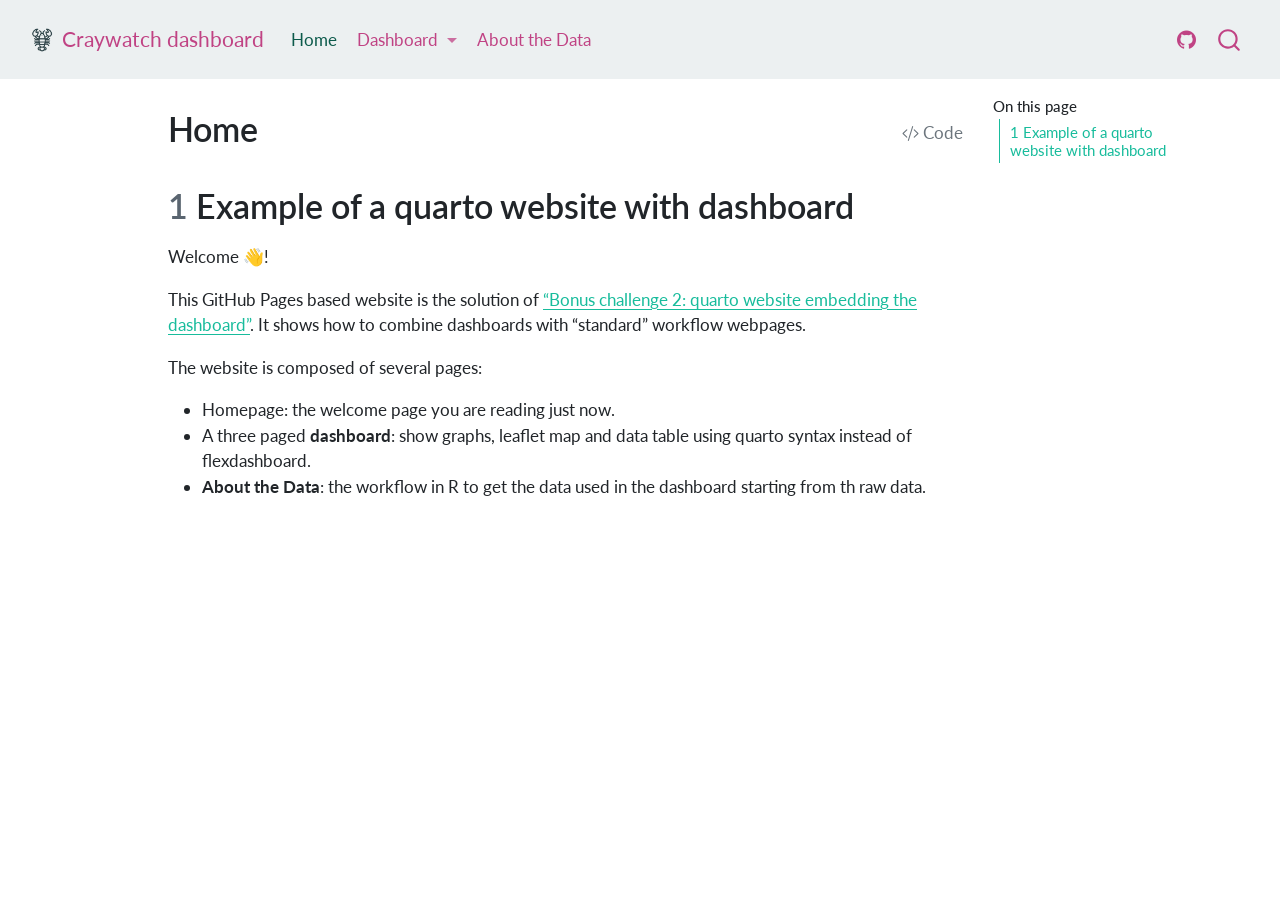
<file: docs/index.html>
<!DOCTYPE html>
<html xmlns="http://www.w3.org/1999/xhtml" lang="en" xml:lang="en"><head>

<meta charset="utf-8">
<meta name="generator" content="quarto-1.5.57">

<meta name="viewport" content="width=device-width, initial-scale=1.0, user-scalable=yes">


<title>Home – Craywatch dashboard</title>
<style>
code{white-space: pre-wrap;}
span.smallcaps{font-variant: small-caps;}
div.columns{display: flex; gap: min(4vw, 1.5em);}
div.column{flex: auto; overflow-x: auto;}
div.hanging-indent{margin-left: 1.5em; text-indent: -1.5em;}
ul.task-list{list-style: none;}
ul.task-list li input[type="checkbox"] {
  width: 0.8em;
  margin: 0 0.8em 0.2em -1em; /* quarto-specific, see https://github.com/quarto-dev/quarto-cli/issues/4556 */ 
  vertical-align: middle;
}
/* CSS for syntax highlighting */
pre > code.sourceCode { white-space: pre; position: relative; }
pre > code.sourceCode > span { line-height: 1.25; }
pre > code.sourceCode > span:empty { height: 1.2em; }
.sourceCode { overflow: visible; }
code.sourceCode > span { color: inherit; text-decoration: inherit; }
div.sourceCode { margin: 1em 0; }
pre.sourceCode { margin: 0; }
@media screen {
div.sourceCode { overflow: auto; }
}
@media print {
pre > code.sourceCode { white-space: pre-wrap; }
pre > code.sourceCode > span { display: inline-block; text-indent: -5em; padding-left: 5em; }
}
pre.numberSource code
  { counter-reset: source-line 0; }
pre.numberSource code > span
  { position: relative; left: -4em; counter-increment: source-line; }
pre.numberSource code > span > a:first-child::before
  { content: counter(source-line);
    position: relative; left: -1em; text-align: right; vertical-align: baseline;
    border: none; display: inline-block;
    -webkit-touch-callout: none; -webkit-user-select: none;
    -khtml-user-select: none; -moz-user-select: none;
    -ms-user-select: none; user-select: none;
    padding: 0 4px; width: 4em;
  }
pre.numberSource { margin-left: 3em;  padding-left: 4px; }
div.sourceCode
  {   }
@media screen {
pre > code.sourceCode > span > a:first-child::before { text-decoration: underline; }
}
</style>


<script src="site_libs/quarto-nav/quarto-nav.js"></script>
<script src="site_libs/quarto-nav/headroom.min.js"></script>
<script src="site_libs/clipboard/clipboard.min.js"></script>
<script src="site_libs/quarto-search/autocomplete.umd.js"></script>
<script src="site_libs/quarto-search/fuse.min.js"></script>
<script src="site_libs/quarto-search/quarto-search.js"></script>
<meta name="quarto:offset" content="./">
<link href="./images/assets/craywatch_logo.png" rel="icon" type="image/png">
<script src="site_libs/quarto-html/quarto.js"></script>
<script src="site_libs/quarto-html/popper.min.js"></script>
<script src="site_libs/quarto-html/tippy.umd.min.js"></script>
<script src="site_libs/quarto-html/anchor.min.js"></script>
<link href="site_libs/quarto-html/tippy.css" rel="stylesheet">
<link href="site_libs/quarto-html/quarto-syntax-highlighting.css" rel="stylesheet" id="quarto-text-highlighting-styles">
<script src="site_libs/bootstrap/bootstrap.min.js"></script>
<link href="site_libs/bootstrap/bootstrap-icons.css" rel="stylesheet">
<link href="site_libs/bootstrap/bootstrap.min.css" rel="stylesheet" id="quarto-bootstrap" data-mode="light">
<script id="quarto-search-options" type="application/json">{
  "location": "navbar",
  "copy-button": false,
  "collapse-after": 3,
  "panel-placement": "end",
  "type": "overlay",
  "limit": 50,
  "keyboard-shortcut": [
    "f",
    "/",
    "s"
  ],
  "show-item-context": false,
  "language": {
    "search-no-results-text": "No results",
    "search-matching-documents-text": "matching documents",
    "search-copy-link-title": "Copy link to search",
    "search-hide-matches-text": "Hide additional matches",
    "search-more-match-text": "more match in this document",
    "search-more-matches-text": "more matches in this document",
    "search-clear-button-title": "Clear",
    "search-text-placeholder": "",
    "search-detached-cancel-button-title": "Cancel",
    "search-submit-button-title": "Submit",
    "search-label": "Search"
  }
}</script>


</head>

<body class="nav-fixed">

<div id="quarto-search-results"></div>
  <header id="quarto-header" class="headroom fixed-top">
    <nav class="navbar navbar-expand-lg " data-bs-theme="dark">
      <div class="navbar-container container-fluid">
      <div class="navbar-brand-container mx-auto">
    <a href="./index.html" class="navbar-brand navbar-brand-logo">
    <img src="./images/assets/craywatch_logo.png" alt="" class="navbar-logo">
    </a>
    <a class="navbar-brand" href="./index.html">
    <span class="navbar-title">Craywatch dashboard</span>
    </a>
  </div>
            <div id="quarto-search" class="" title="Search"></div>
          <button class="navbar-toggler" type="button" data-bs-toggle="collapse" data-bs-target="#navbarCollapse" aria-controls="navbarCollapse" role="menu" aria-expanded="false" aria-label="Toggle navigation" onclick="if (window.quartoToggleHeadroom) { window.quartoToggleHeadroom(); }">
  <span class="navbar-toggler-icon"></span>
</button>
          <div class="collapse navbar-collapse" id="navbarCollapse">
            <ul class="navbar-nav navbar-nav-scroll me-auto">
  <li class="nav-item">
    <a class="nav-link active" href="./index.html" aria-current="page"> 
<span class="menu-text">Home</span></a>
  </li>  
  <li class="nav-item dropdown ">
    <a class="nav-link dropdown-toggle" href="#" id="nav-menu-dashboard" role="link" data-bs-toggle="dropdown" aria-expanded="false">
 <span class="menu-text">Dashboard</span>
    </a>
    <ul class="dropdown-menu" aria-labelledby="nav-menu-dashboard">    
        <li>
    <a class="dropdown-item" href="./src/dashboard_citizen_science.html">
 <span class="dropdown-text">Citizence science contribution</span></a>
  </li>  
        <li>
    <a class="dropdown-item" href="./src/dashboard_taxonomic_and_temporal_distribution.html">
 <span class="dropdown-text">Taxonomic and temporal distribution</span></a>
  </li>  
        <li>
    <a class="dropdown-item" href="./src/dashbaord_explore_the_data.html">
 <span class="dropdown-text">Explore the Data</span></a>
  </li>  
    </ul>
  </li>
  <li class="nav-item">
    <a class="nav-link" href="./src/about_the_data.html"> 
<span class="menu-text">About the Data</span></a>
  </li>  
</ul>
            <ul class="navbar-nav navbar-nav-scroll ms-auto">
  <li class="nav-item compact">
    <a class="nav-link" href="https://damianooldoni.github.io/qmd_dashboard/"> <i class="bi bi-github" role="img" aria-label="GitHub Repository">
</i> 
<span class="menu-text"></span></a>
  </li>  
</ul>
          </div> <!-- /navcollapse -->
            <div class="quarto-navbar-tools">
</div>
      </div> <!-- /container-fluid -->
    </nav>
</header>
<!-- content -->
<div id="quarto-content" class="quarto-container page-columns page-rows-contents page-layout-article page-navbar">
<!-- sidebar -->
<!-- margin-sidebar -->
    <div id="quarto-margin-sidebar" class="sidebar margin-sidebar">
        <nav id="TOC" role="doc-toc" class="toc-active">
    <h2 id="toc-title">On this page</h2>
   
  <ul>
  <li><a href="#example-of-a-quarto-website-with-dashboard" id="toc-example-of-a-quarto-website-with-dashboard" class="nav-link active" data-scroll-target="#example-of-a-quarto-website-with-dashboard"><span class="header-section-number">1</span> Example of a quarto website with dashboard</a></li>
  </ul>
</nav>
    </div>
<!-- main -->
<main class="content" id="quarto-document-content">

<header id="title-block-header" class="quarto-title-block default">
<div class="quarto-title">
<div class="quarto-title-block"><div><h1 class="title">Home</h1><button type="button" class="btn code-tools-button" id="quarto-code-tools-source"><i class="bi"></i> Code</button></div></div>
</div>



<div class="quarto-title-meta">

    
  
    
  </div>
  


</header>


<section id="example-of-a-quarto-website-with-dashboard" class="level1" data-number="1">
<h1 data-number="1"><span class="header-section-number">1</span> Example of a quarto website with dashboard</h1>
<p>Welcome 👋!</p>
<p>This GitHub Pages based website is the solution of <a href="https://coding-club.inbo.be/sessions/20250224_static_dashboards.html#19">“Bonus challenge 2: quarto website embedding the dashboard”</a>. It shows how to combine dashboards with “standard” workflow webpages.</p>
<p>The website is composed of several pages:</p>
<ul>
<li>Homepage: the welcome page you are reading just now.</li>
<li>A three paged <strong>dashboard</strong>: show graphs, leaflet map and data table using quarto syntax instead of flexdashboard.</li>
<li><strong>About the Data</strong>: the workflow in R to get the data used in the dashboard starting from th raw data.</li>
</ul>


<!-- -->

</section>

</main> <!-- /main -->
<script id="quarto-html-after-body" type="application/javascript">
window.document.addEventListener("DOMContentLoaded", function (event) {
  const toggleBodyColorMode = (bsSheetEl) => {
    const mode = bsSheetEl.getAttribute("data-mode");
    const bodyEl = window.document.querySelector("body");
    if (mode === "dark") {
      bodyEl.classList.add("quarto-dark");
      bodyEl.classList.remove("quarto-light");
    } else {
      bodyEl.classList.add("quarto-light");
      bodyEl.classList.remove("quarto-dark");
    }
  }
  const toggleBodyColorPrimary = () => {
    const bsSheetEl = window.document.querySelector("link#quarto-bootstrap");
    if (bsSheetEl) {
      toggleBodyColorMode(bsSheetEl);
    }
  }
  toggleBodyColorPrimary();  
  const icon = "";
  const anchorJS = new window.AnchorJS();
  anchorJS.options = {
    placement: 'right',
    icon: icon
  };
  anchorJS.add('.anchored');
  const isCodeAnnotation = (el) => {
    for (const clz of el.classList) {
      if (clz.startsWith('code-annotation-')) {                     
        return true;
      }
    }
    return false;
  }
  const onCopySuccess = function(e) {
    // button target
    const button = e.trigger;
    // don't keep focus
    button.blur();
    // flash "checked"
    button.classList.add('code-copy-button-checked');
    var currentTitle = button.getAttribute("title");
    button.setAttribute("title", "Copied!");
    let tooltip;
    if (window.bootstrap) {
      button.setAttribute("data-bs-toggle", "tooltip");
      button.setAttribute("data-bs-placement", "left");
      button.setAttribute("data-bs-title", "Copied!");
      tooltip = new bootstrap.Tooltip(button, 
        { trigger: "manual", 
          customClass: "code-copy-button-tooltip",
          offset: [0, -8]});
      tooltip.show();    
    }
    setTimeout(function() {
      if (tooltip) {
        tooltip.hide();
        button.removeAttribute("data-bs-title");
        button.removeAttribute("data-bs-toggle");
        button.removeAttribute("data-bs-placement");
      }
      button.setAttribute("title", currentTitle);
      button.classList.remove('code-copy-button-checked');
    }, 1000);
    // clear code selection
    e.clearSelection();
  }
  const getTextToCopy = function(trigger) {
      const codeEl = trigger.previousElementSibling.cloneNode(true);
      for (const childEl of codeEl.children) {
        if (isCodeAnnotation(childEl)) {
          childEl.remove();
        }
      }
      return codeEl.innerText;
  }
  const clipboard = new window.ClipboardJS('.code-copy-button:not([data-in-quarto-modal])', {
    text: getTextToCopy
  });
  clipboard.on('success', onCopySuccess);
  if (window.document.getElementById('quarto-embedded-source-code-modal')) {
    // For code content inside modals, clipBoardJS needs to be initialized with a container option
    // TODO: Check when it could be a function (https://github.com/zenorocha/clipboard.js/issues/860)
    const clipboardModal = new window.ClipboardJS('.code-copy-button[data-in-quarto-modal]', {
      text: getTextToCopy,
      container: window.document.getElementById('quarto-embedded-source-code-modal')
    });
    clipboardModal.on('success', onCopySuccess);
  }
  const viewSource = window.document.getElementById('quarto-view-source') ||
                     window.document.getElementById('quarto-code-tools-source');
  if (viewSource) {
    const sourceUrl = viewSource.getAttribute("data-quarto-source-url");
    viewSource.addEventListener("click", function(e) {
      if (sourceUrl) {
        // rstudio viewer pane
        if (/\bcapabilities=\b/.test(window.location)) {
          window.open(sourceUrl);
        } else {
          window.location.href = sourceUrl;
        }
      } else {
        const modal = new bootstrap.Modal(document.getElementById('quarto-embedded-source-code-modal'));
        modal.show();
      }
      return false;
    });
  }
  function toggleCodeHandler(show) {
    return function(e) {
      const detailsSrc = window.document.querySelectorAll(".cell > details > .sourceCode");
      for (let i=0; i<detailsSrc.length; i++) {
        const details = detailsSrc[i].parentElement;
        if (show) {
          details.open = true;
        } else {
          details.removeAttribute("open");
        }
      }
      const cellCodeDivs = window.document.querySelectorAll(".cell > .sourceCode");
      const fromCls = show ? "hidden" : "unhidden";
      const toCls = show ? "unhidden" : "hidden";
      for (let i=0; i<cellCodeDivs.length; i++) {
        const codeDiv = cellCodeDivs[i];
        if (codeDiv.classList.contains(fromCls)) {
          codeDiv.classList.remove(fromCls);
          codeDiv.classList.add(toCls);
        } 
      }
      return false;
    }
  }
  const hideAllCode = window.document.getElementById("quarto-hide-all-code");
  if (hideAllCode) {
    hideAllCode.addEventListener("click", toggleCodeHandler(false));
  }
  const showAllCode = window.document.getElementById("quarto-show-all-code");
  if (showAllCode) {
    showAllCode.addEventListener("click", toggleCodeHandler(true));
  }
    var localhostRegex = new RegExp(/^(?:http|https):\/\/localhost\:?[0-9]*\//);
    var mailtoRegex = new RegExp(/^mailto:/);
      var filterRegex = new RegExp('/' + window.location.host + '/');
    var isInternal = (href) => {
        return filterRegex.test(href) || localhostRegex.test(href) || mailtoRegex.test(href);
    }
    // Inspect non-navigation links and adorn them if external
 	var links = window.document.querySelectorAll('a[href]:not(.nav-link):not(.navbar-brand):not(.toc-action):not(.sidebar-link):not(.sidebar-item-toggle):not(.pagination-link):not(.no-external):not([aria-hidden]):not(.dropdown-item):not(.quarto-navigation-tool):not(.about-link)');
    for (var i=0; i<links.length; i++) {
      const link = links[i];
      if (!isInternal(link.href)) {
        // undo the damage that might have been done by quarto-nav.js in the case of
        // links that we want to consider external
        if (link.dataset.originalHref !== undefined) {
          link.href = link.dataset.originalHref;
        }
      }
    }
  function tippyHover(el, contentFn, onTriggerFn, onUntriggerFn) {
    const config = {
      allowHTML: true,
      maxWidth: 500,
      delay: 100,
      arrow: false,
      appendTo: function(el) {
          return el.parentElement;
      },
      interactive: true,
      interactiveBorder: 10,
      theme: 'quarto',
      placement: 'bottom-start',
    };
    if (contentFn) {
      config.content = contentFn;
    }
    if (onTriggerFn) {
      config.onTrigger = onTriggerFn;
    }
    if (onUntriggerFn) {
      config.onUntrigger = onUntriggerFn;
    }
    window.tippy(el, config); 
  }
  const noterefs = window.document.querySelectorAll('a[role="doc-noteref"]');
  for (var i=0; i<noterefs.length; i++) {
    const ref = noterefs[i];
    tippyHover(ref, function() {
      // use id or data attribute instead here
      let href = ref.getAttribute('data-footnote-href') || ref.getAttribute('href');
      try { href = new URL(href).hash; } catch {}
      const id = href.replace(/^#\/?/, "");
      const note = window.document.getElementById(id);
      if (note) {
        return note.innerHTML;
      } else {
        return "";
      }
    });
  }
  const xrefs = window.document.querySelectorAll('a.quarto-xref');
  const processXRef = (id, note) => {
    // Strip column container classes
    const stripColumnClz = (el) => {
      el.classList.remove("page-full", "page-columns");
      if (el.children) {
        for (const child of el.children) {
          stripColumnClz(child);
        }
      }
    }
    stripColumnClz(note)
    if (id === null || id.startsWith('sec-')) {
      // Special case sections, only their first couple elements
      const container = document.createElement("div");
      if (note.children && note.children.length > 2) {
        container.appendChild(note.children[0].cloneNode(true));
        for (let i = 1; i < note.children.length; i++) {
          const child = note.children[i];
          if (child.tagName === "P" && child.innerText === "") {
            continue;
          } else {
            container.appendChild(child.cloneNode(true));
            break;
          }
        }
        if (window.Quarto?.typesetMath) {
          window.Quarto.typesetMath(container);
        }
        return container.innerHTML
      } else {
        if (window.Quarto?.typesetMath) {
          window.Quarto.typesetMath(note);
        }
        return note.innerHTML;
      }
    } else {
      // Remove any anchor links if they are present
      const anchorLink = note.querySelector('a.anchorjs-link');
      if (anchorLink) {
        anchorLink.remove();
      }
      if (window.Quarto?.typesetMath) {
        window.Quarto.typesetMath(note);
      }
      // TODO in 1.5, we should make sure this works without a callout special case
      if (note.classList.contains("callout")) {
        return note.outerHTML;
      } else {
        return note.innerHTML;
      }
    }
  }
  for (var i=0; i<xrefs.length; i++) {
    const xref = xrefs[i];
    tippyHover(xref, undefined, function(instance) {
      instance.disable();
      let url = xref.getAttribute('href');
      let hash = undefined; 
      if (url.startsWith('#')) {
        hash = url;
      } else {
        try { hash = new URL(url).hash; } catch {}
      }
      if (hash) {
        const id = hash.replace(/^#\/?/, "");
        const note = window.document.getElementById(id);
        if (note !== null) {
          try {
            const html = processXRef(id, note.cloneNode(true));
            instance.setContent(html);
          } finally {
            instance.enable();
            instance.show();
          }
        } else {
          // See if we can fetch this
          fetch(url.split('#')[0])
          .then(res => res.text())
          .then(html => {
            const parser = new DOMParser();
            const htmlDoc = parser.parseFromString(html, "text/html");
            const note = htmlDoc.getElementById(id);
            if (note !== null) {
              const html = processXRef(id, note);
              instance.setContent(html);
            } 
          }).finally(() => {
            instance.enable();
            instance.show();
          });
        }
      } else {
        // See if we can fetch a full url (with no hash to target)
        // This is a special case and we should probably do some content thinning / targeting
        fetch(url)
        .then(res => res.text())
        .then(html => {
          const parser = new DOMParser();
          const htmlDoc = parser.parseFromString(html, "text/html");
          const note = htmlDoc.querySelector('main.content');
          if (note !== null) {
            // This should only happen for chapter cross references
            // (since there is no id in the URL)
            // remove the first header
            if (note.children.length > 0 && note.children[0].tagName === "HEADER") {
              note.children[0].remove();
            }
            const html = processXRef(null, note);
            instance.setContent(html);
          } 
        }).finally(() => {
          instance.enable();
          instance.show();
        });
      }
    }, function(instance) {
    });
  }
      let selectedAnnoteEl;
      const selectorForAnnotation = ( cell, annotation) => {
        let cellAttr = 'data-code-cell="' + cell + '"';
        let lineAttr = 'data-code-annotation="' +  annotation + '"';
        const selector = 'span[' + cellAttr + '][' + lineAttr + ']';
        return selector;
      }
      const selectCodeLines = (annoteEl) => {
        const doc = window.document;
        const targetCell = annoteEl.getAttribute("data-target-cell");
        const targetAnnotation = annoteEl.getAttribute("data-target-annotation");
        const annoteSpan = window.document.querySelector(selectorForAnnotation(targetCell, targetAnnotation));
        const lines = annoteSpan.getAttribute("data-code-lines").split(",");
        const lineIds = lines.map((line) => {
          return targetCell + "-" + line;
        })
        let top = null;
        let height = null;
        let parent = null;
        if (lineIds.length > 0) {
            //compute the position of the single el (top and bottom and make a div)
            const el = window.document.getElementById(lineIds[0]);
            top = el.offsetTop;
            height = el.offsetHeight;
            parent = el.parentElement.parentElement;
          if (lineIds.length > 1) {
            const lastEl = window.document.getElementById(lineIds[lineIds.length - 1]);
            const bottom = lastEl.offsetTop + lastEl.offsetHeight;
            height = bottom - top;
          }
          if (top !== null && height !== null && parent !== null) {
            // cook up a div (if necessary) and position it 
            let div = window.document.getElementById("code-annotation-line-highlight");
            if (div === null) {
              div = window.document.createElement("div");
              div.setAttribute("id", "code-annotation-line-highlight");
              div.style.position = 'absolute';
              parent.appendChild(div);
            }
            div.style.top = top - 2 + "px";
            div.style.height = height + 4 + "px";
            div.style.left = 0;
            let gutterDiv = window.document.getElementById("code-annotation-line-highlight-gutter");
            if (gutterDiv === null) {
              gutterDiv = window.document.createElement("div");
              gutterDiv.setAttribute("id", "code-annotation-line-highlight-gutter");
              gutterDiv.style.position = 'absolute';
              const codeCell = window.document.getElementById(targetCell);
              const gutter = codeCell.querySelector('.code-annotation-gutter');
              gutter.appendChild(gutterDiv);
            }
            gutterDiv.style.top = top - 2 + "px";
            gutterDiv.style.height = height + 4 + "px";
          }
          selectedAnnoteEl = annoteEl;
        }
      };
      const unselectCodeLines = () => {
        const elementsIds = ["code-annotation-line-highlight", "code-annotation-line-highlight-gutter"];
        elementsIds.forEach((elId) => {
          const div = window.document.getElementById(elId);
          if (div) {
            div.remove();
          }
        });
        selectedAnnoteEl = undefined;
      };
        // Handle positioning of the toggle
    window.addEventListener(
      "resize",
      throttle(() => {
        elRect = undefined;
        if (selectedAnnoteEl) {
          selectCodeLines(selectedAnnoteEl);
        }
      }, 10)
    );
    function throttle(fn, ms) {
    let throttle = false;
    let timer;
      return (...args) => {
        if(!throttle) { // first call gets through
            fn.apply(this, args);
            throttle = true;
        } else { // all the others get throttled
            if(timer) clearTimeout(timer); // cancel #2
            timer = setTimeout(() => {
              fn.apply(this, args);
              timer = throttle = false;
            }, ms);
        }
      };
    }
      // Attach click handler to the DT
      const annoteDls = window.document.querySelectorAll('dt[data-target-cell]');
      for (const annoteDlNode of annoteDls) {
        annoteDlNode.addEventListener('click', (event) => {
          const clickedEl = event.target;
          if (clickedEl !== selectedAnnoteEl) {
            unselectCodeLines();
            const activeEl = window.document.querySelector('dt[data-target-cell].code-annotation-active');
            if (activeEl) {
              activeEl.classList.remove('code-annotation-active');
            }
            selectCodeLines(clickedEl);
            clickedEl.classList.add('code-annotation-active');
          } else {
            // Unselect the line
            unselectCodeLines();
            clickedEl.classList.remove('code-annotation-active');
          }
        });
      }
  const findCites = (el) => {
    const parentEl = el.parentElement;
    if (parentEl) {
      const cites = parentEl.dataset.cites;
      if (cites) {
        return {
          el,
          cites: cites.split(' ')
        };
      } else {
        return findCites(el.parentElement)
      }
    } else {
      return undefined;
    }
  };
  var bibliorefs = window.document.querySelectorAll('a[role="doc-biblioref"]');
  for (var i=0; i<bibliorefs.length; i++) {
    const ref = bibliorefs[i];
    const citeInfo = findCites(ref);
    if (citeInfo) {
      tippyHover(citeInfo.el, function() {
        var popup = window.document.createElement('div');
        citeInfo.cites.forEach(function(cite) {
          var citeDiv = window.document.createElement('div');
          citeDiv.classList.add('hanging-indent');
          citeDiv.classList.add('csl-entry');
          var biblioDiv = window.document.getElementById('ref-' + cite);
          if (biblioDiv) {
            citeDiv.innerHTML = biblioDiv.innerHTML;
          }
          popup.appendChild(citeDiv);
        });
        return popup.innerHTML;
      });
    }
  }
});
</script><div class="modal fade" id="quarto-embedded-source-code-modal" tabindex="-1" aria-labelledby="quarto-embedded-source-code-modal-label" aria-hidden="true"><div class="modal-dialog modal-dialog-scrollable"><div class="modal-content"><div class="modal-header"><h5 class="modal-title" id="quarto-embedded-source-code-modal-label">Source Code</h5><button class="btn-close" data-bs-dismiss="modal"></button></div><div class="modal-body"><div class="">
<div class="sourceCode" id="cb1" data-shortcodes="false"><pre class="sourceCode markdown code-with-copy"><code class="sourceCode markdown"><span id="cb1-1"><a href="#cb1-1" aria-hidden="true" tabindex="-1"></a><span class="co">---</span></span>
<span id="cb1-2"><a href="#cb1-2" aria-hidden="true" tabindex="-1"></a><span class="an">title:</span><span class="co"> "Home"</span></span>
<span id="cb1-3"><a href="#cb1-3" aria-hidden="true" tabindex="-1"></a><span class="an">format:</span><span class="co"> html</span></span>
<span id="cb1-4"><a href="#cb1-4" aria-hidden="true" tabindex="-1"></a><span class="an">editor:</span><span class="co"> visual</span></span>
<span id="cb1-5"><a href="#cb1-5" aria-hidden="true" tabindex="-1"></a><span class="co">---</span></span>
<span id="cb1-6"><a href="#cb1-6" aria-hidden="true" tabindex="-1"></a></span>
<span id="cb1-7"><a href="#cb1-7" aria-hidden="true" tabindex="-1"></a><span class="fu"># Example of a quarto website with dashboard</span></span>
<span id="cb1-8"><a href="#cb1-8" aria-hidden="true" tabindex="-1"></a></span>
<span id="cb1-9"><a href="#cb1-9" aria-hidden="true" tabindex="-1"></a>Welcome 👋! </span>
<span id="cb1-10"><a href="#cb1-10" aria-hidden="true" tabindex="-1"></a></span>
<span id="cb1-11"><a href="#cb1-11" aria-hidden="true" tabindex="-1"></a>This GitHub Pages based website is the solution of <span class="co">[</span><span class="ot">"Bonus challenge 2: quarto website embedding the dashboard"</span><span class="co">](https://coding-club.inbo.be/sessions/20250224_static_dashboards.html#19)</span>. It shows how to combine dashboards with "standard" workflow webpages.</span>
<span id="cb1-12"><a href="#cb1-12" aria-hidden="true" tabindex="-1"></a></span>
<span id="cb1-13"><a href="#cb1-13" aria-hidden="true" tabindex="-1"></a>The website is composed of several pages:</span>
<span id="cb1-14"><a href="#cb1-14" aria-hidden="true" tabindex="-1"></a></span>
<span id="cb1-15"><a href="#cb1-15" aria-hidden="true" tabindex="-1"></a><span class="ss">- </span>Homepage: the welcome page you are reading just now.</span>
<span id="cb1-16"><a href="#cb1-16" aria-hidden="true" tabindex="-1"></a><span class="ss">- </span>A three paged **dashboard**: show graphs, leaflet map and data table using quarto syntax instead of flexdashboard.</span>
<span id="cb1-17"><a href="#cb1-17" aria-hidden="true" tabindex="-1"></a><span class="ss">- </span>**About the Data**: the workflow in R to get the data used in the dashboard starting from th raw data.</span></code><button title="Copy to Clipboard" class="code-copy-button" data-in-quarto-modal=""><i class="bi"></i></button></pre></div>
</div></div></div></div></div>
</div> <!-- /content -->




</body></html>
</file>
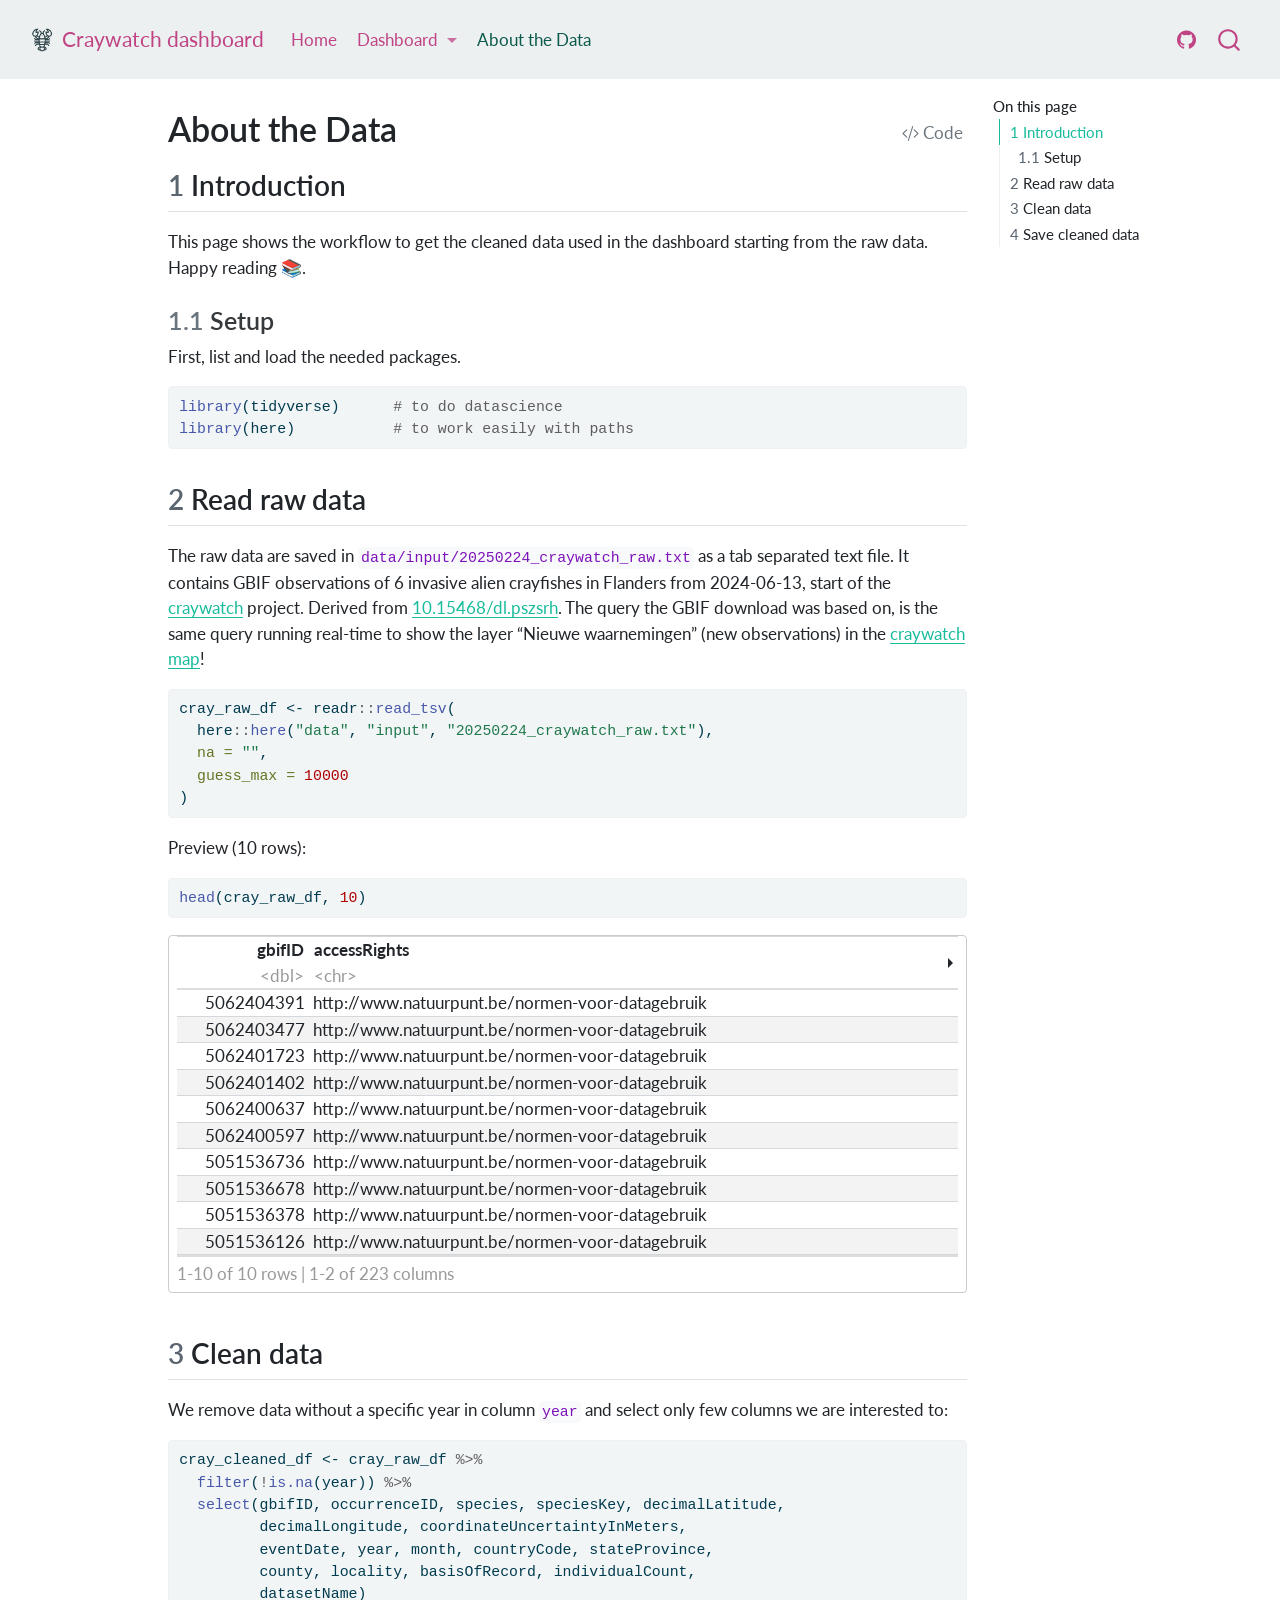
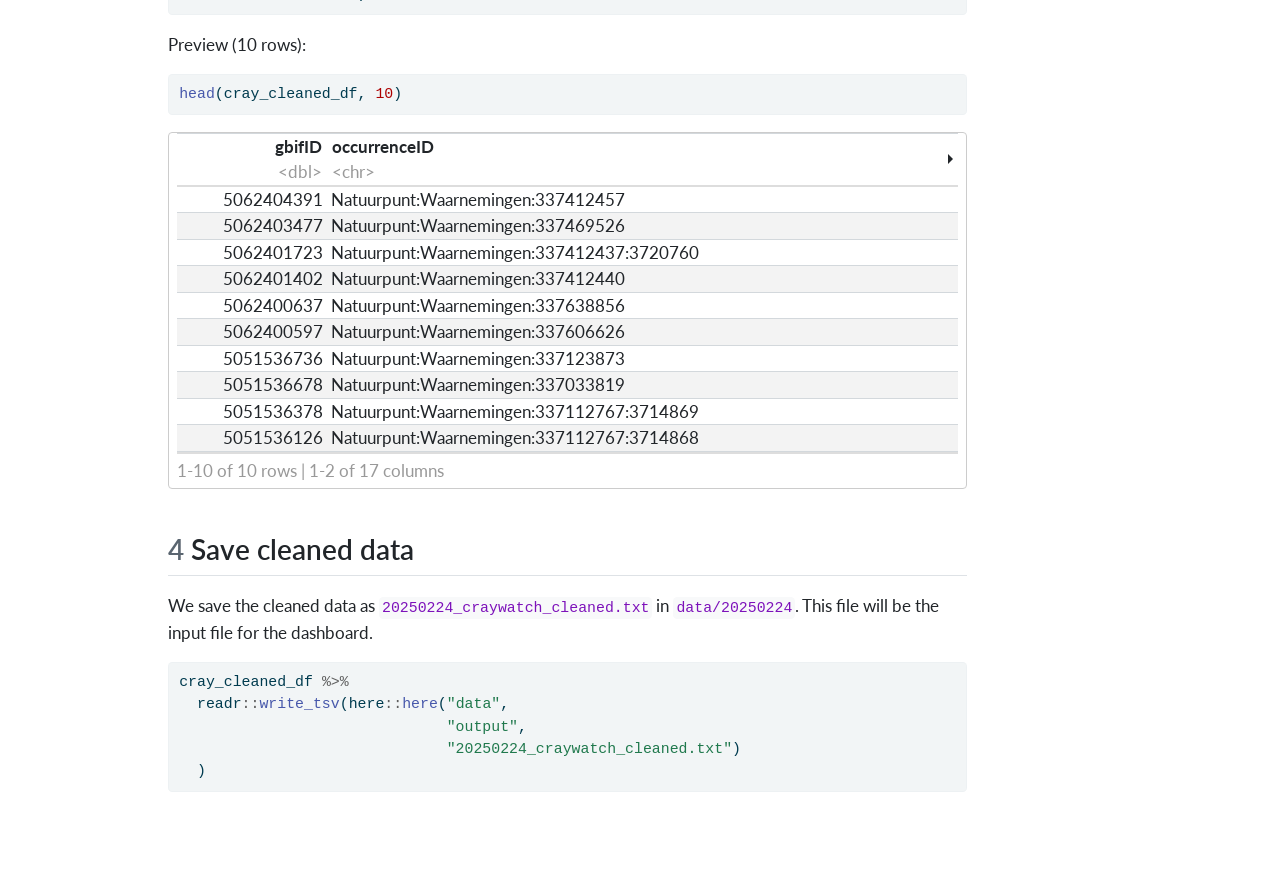
<file: docs/src/about_the_data.html>
<!DOCTYPE html>
<html xmlns="http://www.w3.org/1999/xhtml" lang="en" xml:lang="en"><head>

<meta charset="utf-8">
<meta name="generator" content="quarto-1.5.57">

<meta name="viewport" content="width=device-width, initial-scale=1.0, user-scalable=yes">


<title>About the Data – Craywatch dashboard</title>
<style>
code{white-space: pre-wrap;}
span.smallcaps{font-variant: small-caps;}
div.columns{display: flex; gap: min(4vw, 1.5em);}
div.column{flex: auto; overflow-x: auto;}
div.hanging-indent{margin-left: 1.5em; text-indent: -1.5em;}
ul.task-list{list-style: none;}
ul.task-list li input[type="checkbox"] {
  width: 0.8em;
  margin: 0 0.8em 0.2em -1em; /* quarto-specific, see https://github.com/quarto-dev/quarto-cli/issues/4556 */ 
  vertical-align: middle;
}
/* CSS for syntax highlighting */
pre > code.sourceCode { white-space: pre; position: relative; }
pre > code.sourceCode > span { line-height: 1.25; }
pre > code.sourceCode > span:empty { height: 1.2em; }
.sourceCode { overflow: visible; }
code.sourceCode > span { color: inherit; text-decoration: inherit; }
div.sourceCode { margin: 1em 0; }
pre.sourceCode { margin: 0; }
@media screen {
div.sourceCode { overflow: auto; }
}
@media print {
pre > code.sourceCode { white-space: pre-wrap; }
pre > code.sourceCode > span { display: inline-block; text-indent: -5em; padding-left: 5em; }
}
pre.numberSource code
  { counter-reset: source-line 0; }
pre.numberSource code > span
  { position: relative; left: -4em; counter-increment: source-line; }
pre.numberSource code > span > a:first-child::before
  { content: counter(source-line);
    position: relative; left: -1em; text-align: right; vertical-align: baseline;
    border: none; display: inline-block;
    -webkit-touch-callout: none; -webkit-user-select: none;
    -khtml-user-select: none; -moz-user-select: none;
    -ms-user-select: none; user-select: none;
    padding: 0 4px; width: 4em;
  }
pre.numberSource { margin-left: 3em;  padding-left: 4px; }
div.sourceCode
  {   }
@media screen {
pre > code.sourceCode > span > a:first-child::before { text-decoration: underline; }
}
</style>


<script src="../site_libs/quarto-nav/quarto-nav.js"></script>
<script src="../site_libs/quarto-nav/headroom.min.js"></script>
<script src="../site_libs/clipboard/clipboard.min.js"></script>
<script src="../site_libs/quarto-search/autocomplete.umd.js"></script>
<script src="../site_libs/quarto-search/fuse.min.js"></script>
<script src="../site_libs/quarto-search/quarto-search.js"></script>
<meta name="quarto:offset" content="../">
<link href="../images/assets/craywatch_logo.png" rel="icon" type="image/png">
<script src="../site_libs/quarto-html/quarto.js"></script>
<script src="../site_libs/quarto-html/popper.min.js"></script>
<script src="../site_libs/quarto-html/tippy.umd.min.js"></script>
<script src="../site_libs/quarto-html/anchor.min.js"></script>
<link href="../site_libs/quarto-html/tippy.css" rel="stylesheet">
<link href="../site_libs/quarto-html/quarto-syntax-highlighting.css" rel="stylesheet" id="quarto-text-highlighting-styles">
<script src="../site_libs/bootstrap/bootstrap.min.js"></script>
<link href="../site_libs/bootstrap/bootstrap-icons.css" rel="stylesheet">
<link href="../site_libs/bootstrap/bootstrap.min.css" rel="stylesheet" id="quarto-bootstrap" data-mode="light">
<script id="quarto-search-options" type="application/json">{
  "location": "navbar",
  "copy-button": false,
  "collapse-after": 3,
  "panel-placement": "end",
  "type": "overlay",
  "limit": 50,
  "keyboard-shortcut": [
    "f",
    "/",
    "s"
  ],
  "show-item-context": false,
  "language": {
    "search-no-results-text": "No results",
    "search-matching-documents-text": "matching documents",
    "search-copy-link-title": "Copy link to search",
    "search-hide-matches-text": "Hide additional matches",
    "search-more-match-text": "more match in this document",
    "search-more-matches-text": "more matches in this document",
    "search-clear-button-title": "Clear",
    "search-text-placeholder": "",
    "search-detached-cancel-button-title": "Cancel",
    "search-submit-button-title": "Submit",
    "search-label": "Search"
  }
}</script>
<link href="../site_libs/pagedtable-1.1/css/pagedtable.css" rel="stylesheet">

<script src="../site_libs/pagedtable-1.1/js/pagedtable.js"></script>



</head>

<body class="nav-fixed">

<div id="quarto-search-results"></div>
  <header id="quarto-header" class="headroom fixed-top">
    <nav class="navbar navbar-expand-lg " data-bs-theme="dark">
      <div class="navbar-container container-fluid">
      <div class="navbar-brand-container mx-auto">
    <a href="../index.html" class="navbar-brand navbar-brand-logo">
    <img src="../images/assets/craywatch_logo.png" alt="" class="navbar-logo">
    </a>
    <a class="navbar-brand" href="../index.html">
    <span class="navbar-title">Craywatch dashboard</span>
    </a>
  </div>
            <div id="quarto-search" class="" title="Search"></div>
          <button class="navbar-toggler" type="button" data-bs-toggle="collapse" data-bs-target="#navbarCollapse" aria-controls="navbarCollapse" role="menu" aria-expanded="false" aria-label="Toggle navigation" onclick="if (window.quartoToggleHeadroom) { window.quartoToggleHeadroom(); }">
  <span class="navbar-toggler-icon"></span>
</button>
          <div class="collapse navbar-collapse" id="navbarCollapse">
            <ul class="navbar-nav navbar-nav-scroll me-auto">
  <li class="nav-item">
    <a class="nav-link" href="../index.html"> 
<span class="menu-text">Home</span></a>
  </li>  
  <li class="nav-item dropdown ">
    <a class="nav-link dropdown-toggle" href="#" id="nav-menu-dashboard" role="link" data-bs-toggle="dropdown" aria-expanded="false">
 <span class="menu-text">Dashboard</span>
    </a>
    <ul class="dropdown-menu" aria-labelledby="nav-menu-dashboard">    
        <li>
    <a class="dropdown-item" href="../src/dashboard_citizen_science.html">
 <span class="dropdown-text">Citizence science contribution</span></a>
  </li>  
        <li>
    <a class="dropdown-item" href="../src/dashboard_taxonomic_and_temporal_distribution.html">
 <span class="dropdown-text">Taxonomic and temporal distribution</span></a>
  </li>  
        <li>
    <a class="dropdown-item" href="../src/dashbaord_explore_the_data.html">
 <span class="dropdown-text">Explore the Data</span></a>
  </li>  
    </ul>
  </li>
  <li class="nav-item">
    <a class="nav-link active" href="../src/about_the_data.html" aria-current="page"> 
<span class="menu-text">About the Data</span></a>
  </li>  
</ul>
            <ul class="navbar-nav navbar-nav-scroll ms-auto">
  <li class="nav-item compact">
    <a class="nav-link" href="https://github.com/damianooldoni/qmd_dashboard"> <i class="bi bi-github" role="img" aria-label="GitHub Repository">
</i> 
<span class="menu-text"></span></a>
  </li>  
</ul>
          </div> <!-- /navcollapse -->
            <div class="quarto-navbar-tools">
</div>
      </div> <!-- /container-fluid -->
    </nav>
</header>
<!-- content -->
<div id="quarto-content" class="quarto-container page-columns page-rows-contents page-layout-article page-navbar">
<!-- sidebar -->
<!-- margin-sidebar -->
    <div id="quarto-margin-sidebar" class="sidebar margin-sidebar">
        <nav id="TOC" role="doc-toc" class="toc-active">
    <h2 id="toc-title">On this page</h2>
   
  <ul>
  <li><a href="#introduction" id="toc-introduction" class="nav-link active" data-scroll-target="#introduction"><span class="header-section-number">1</span> Introduction</a>
  <ul>
  <li><a href="#setup" id="toc-setup" class="nav-link" data-scroll-target="#setup"><span class="header-section-number">1.1</span> Setup</a></li>
  </ul></li>
  <li><a href="#read-raw-data" id="toc-read-raw-data" class="nav-link" data-scroll-target="#read-raw-data"><span class="header-section-number">2</span> Read raw data</a></li>
  <li><a href="#clean-data" id="toc-clean-data" class="nav-link" data-scroll-target="#clean-data"><span class="header-section-number">3</span> Clean data</a></li>
  <li><a href="#save-cleaned-data" id="toc-save-cleaned-data" class="nav-link" data-scroll-target="#save-cleaned-data"><span class="header-section-number">4</span> Save cleaned data</a></li>
  </ul>
</nav>
    </div>
<!-- main -->
<main class="content" id="quarto-document-content">

<header id="title-block-header" class="quarto-title-block default">
<div class="quarto-title">
<div class="quarto-title-block"><div><h1 class="title">About the Data</h1><button type="button" class="btn code-tools-button" id="quarto-code-tools-source"><i class="bi"></i> Code</button></div></div>
</div>



<div class="quarto-title-meta">

    
  
    
  </div>
  


</header>


<section id="introduction" class="level2" data-number="1">
<h2 data-number="1" class="anchored" data-anchor-id="introduction"><span class="header-section-number">1</span> Introduction</h2>
<p>This page shows the workflow to get the cleaned data used in the dashboard starting from the raw data. Happy reading 📚.</p>
<section id="setup" class="level3" data-number="1.1">
<h3 data-number="1.1" class="anchored" data-anchor-id="setup"><span class="header-section-number">1.1</span> Setup</h3>
<p>First, list and load the needed packages.</p>
<div class="cell">
<div class="sourceCode cell-code" id="cb1"><pre class="sourceCode r code-with-copy"><code class="sourceCode r"><span id="cb1-1"><a href="#cb1-1" aria-hidden="true" tabindex="-1"></a><span class="fu">library</span>(tidyverse)      <span class="co"># to do datascience</span></span>
<span id="cb1-2"><a href="#cb1-2" aria-hidden="true" tabindex="-1"></a><span class="fu">library</span>(here)           <span class="co"># to work easily with paths</span></span></code><button title="Copy to Clipboard" class="code-copy-button"><i class="bi"></i></button></pre></div>
</div>
</section>
</section>
<section id="read-raw-data" class="level2" data-number="2">
<h2 data-number="2" class="anchored" data-anchor-id="read-raw-data"><span class="header-section-number">2</span> Read raw data</h2>
<p>The raw data are saved in <code>data/input/20250224_craywatch_raw.txt</code> as a tab separated text file. It contains GBIF observations of 6 invasive alien crayfishes in Flanders from 2024-06-13, start of the <a href="https://craywatch.inbo.be/">craywatch</a> project. Derived from <a href="https://doi.org/10.15468/dl.pszsrh">10.15468/dl.pszsrh</a>. The query the GBIF download was based on, is the same query running real-time to show the layer “Nieuwe waarnemingen” (new observations) in the <a href="https://craywatch.inbo.be/kaart/">craywatch map</a>!</p>
<div class="cell">
<div class="sourceCode cell-code" id="cb2"><pre class="sourceCode r code-with-copy"><code class="sourceCode r"><span id="cb2-1"><a href="#cb2-1" aria-hidden="true" tabindex="-1"></a>cray_raw_df <span class="ot">&lt;-</span> readr<span class="sc">::</span><span class="fu">read_tsv</span>(</span>
<span id="cb2-2"><a href="#cb2-2" aria-hidden="true" tabindex="-1"></a>  here<span class="sc">::</span><span class="fu">here</span>(<span class="st">"data"</span>, <span class="st">"input"</span>, <span class="st">"20250224_craywatch_raw.txt"</span>),</span>
<span id="cb2-3"><a href="#cb2-3" aria-hidden="true" tabindex="-1"></a>  <span class="at">na =</span> <span class="st">""</span>,</span>
<span id="cb2-4"><a href="#cb2-4" aria-hidden="true" tabindex="-1"></a>  <span class="at">guess_max =</span> <span class="dv">10000</span></span>
<span id="cb2-5"><a href="#cb2-5" aria-hidden="true" tabindex="-1"></a>)</span></code><button title="Copy to Clipboard" class="code-copy-button"><i class="bi"></i></button></pre></div>
</div>
<p>Preview (10 rows):</p>
<div class="cell">
<div class="sourceCode cell-code" id="cb3"><pre class="sourceCode r code-with-copy"><code class="sourceCode r"><span id="cb3-1"><a href="#cb3-1" aria-hidden="true" tabindex="-1"></a><span class="fu">head</span>(cray_raw_df, <span class="dv">10</span>)</span></code><button title="Copy to Clipboard" class="code-copy-button"><i class="bi"></i></button></pre></div>
<div class="cell-output-display">
<div data-pagedtable="false">
  <script data-pagedtable-source="" type="application/json">
{"columns":[{"label":["gbifID"],"name":[1],"type":["dbl"],"align":["right"]},{"label":["accessRights"],"name":[2],"type":["chr"],"align":["left"]},{"label":["bibliographicCitation"],"name":[3],"type":["lgl"],"align":["right"]},{"label":["language"],"name":[4],"type":["chr"],"align":["left"]},{"label":["license"],"name":[5],"type":["chr"],"align":["left"]},{"label":["modified"],"name":[6],"type":["dttm"],"align":["right"]},{"label":["publisher"],"name":[7],"type":["lgl"],"align":["right"]},{"label":["references"],"name":[8],"type":["chr"],"align":["left"]},{"label":["rightsHolder"],"name":[9],"type":["chr"],"align":["left"]},{"label":["type"],"name":[10],"type":["chr"],"align":["left"]},{"label":["institutionID"],"name":[11],"type":["lgl"],"align":["right"]},{"label":["collectionID"],"name":[12],"type":["lgl"],"align":["right"]},{"label":["datasetID"],"name":[13],"type":["chr"],"align":["left"]},{"label":["institutionCode"],"name":[14],"type":["chr"],"align":["left"]},{"label":["collectionCode"],"name":[15],"type":["chr"],"align":["left"]},{"label":["datasetName"],"name":[16],"type":["chr"],"align":["left"]},{"label":["ownerInstitutionCode"],"name":[17],"type":["lgl"],"align":["right"]},{"label":["basisOfRecord"],"name":[18],"type":["chr"],"align":["left"]},{"label":["informationWithheld"],"name":[19],"type":["chr"],"align":["left"]},{"label":["dataGeneralizations"],"name":[20],"type":["lgl"],"align":["right"]},{"label":["dynamicProperties"],"name":[21],"type":["chr"],"align":["left"]},{"label":["occurrenceID"],"name":[22],"type":["chr"],"align":["left"]},{"label":["catalogNumber"],"name":[23],"type":["dbl"],"align":["right"]},{"label":["recordNumber"],"name":[24],"type":["lgl"],"align":["right"]},{"label":["recordedBy"],"name":[25],"type":["chr"],"align":["left"]},{"label":["recordedByID"],"name":[26],"type":["chr"],"align":["left"]},{"label":["individualCount"],"name":[27],"type":["dbl"],"align":["right"]},{"label":["organismQuantity"],"name":[28],"type":["lgl"],"align":["right"]},{"label":["organismQuantityType"],"name":[29],"type":["lgl"],"align":["right"]},{"label":["sex"],"name":[30],"type":["chr"],"align":["left"]},{"label":["lifeStage"],"name":[31],"type":["chr"],"align":["left"]},{"label":["reproductiveCondition"],"name":[32],"type":["chr"],"align":["left"]},{"label":["caste"],"name":[33],"type":["lgl"],"align":["right"]},{"label":["behavior"],"name":[34],"type":["chr"],"align":["left"]},{"label":["vitality"],"name":[35],"type":["lgl"],"align":["right"]},{"label":["establishmentMeans"],"name":[36],"type":["lgl"],"align":["right"]},{"label":["degreeOfEstablishment"],"name":[37],"type":["lgl"],"align":["right"]},{"label":["pathway"],"name":[38],"type":["lgl"],"align":["right"]},{"label":["georeferenceVerificationStatus"],"name":[39],"type":["lgl"],"align":["right"]},{"label":["occurrenceStatus"],"name":[40],"type":["chr"],"align":["left"]},{"label":["preparations"],"name":[41],"type":["lgl"],"align":["right"]},{"label":["disposition"],"name":[42],"type":["lgl"],"align":["right"]},{"label":["associatedOccurrences"],"name":[43],"type":["lgl"],"align":["right"]},{"label":["associatedReferences"],"name":[44],"type":["lgl"],"align":["right"]},{"label":["associatedSequences"],"name":[45],"type":["chr"],"align":["left"]},{"label":["associatedTaxa"],"name":[46],"type":["lgl"],"align":["right"]},{"label":["otherCatalogNumbers"],"name":[47],"type":["lgl"],"align":["right"]},{"label":["occurrenceRemarks"],"name":[48],"type":["chr"],"align":["left"]},{"label":["organismID"],"name":[49],"type":["lgl"],"align":["right"]},{"label":["organismName"],"name":[50],"type":["lgl"],"align":["right"]},{"label":["organismScope"],"name":[51],"type":["lgl"],"align":["right"]},{"label":["associatedOrganisms"],"name":[52],"type":["lgl"],"align":["right"]},{"label":["previousIdentifications"],"name":[53],"type":["lgl"],"align":["right"]},{"label":["organismRemarks"],"name":[54],"type":["lgl"],"align":["right"]},{"label":["materialEntityID"],"name":[55],"type":["lgl"],"align":["right"]},{"label":["materialEntityRemarks"],"name":[56],"type":["lgl"],"align":["right"]},{"label":["verbatimLabel"],"name":[57],"type":["lgl"],"align":["right"]},{"label":["materialSampleID"],"name":[58],"type":["lgl"],"align":["right"]},{"label":["eventID"],"name":[59],"type":["chr"],"align":["left"]},{"label":["parentEventID"],"name":[60],"type":["lgl"],"align":["right"]},{"label":["eventType"],"name":[61],"type":["lgl"],"align":["right"]},{"label":["fieldNumber"],"name":[62],"type":["lgl"],"align":["right"]},{"label":["eventDate"],"name":[63],"type":["dttm"],"align":["right"]},{"label":["eventTime"],"name":[64],"type":["chr"],"align":["left"]},{"label":["startDayOfYear"],"name":[65],"type":["dbl"],"align":["right"]},{"label":["endDayOfYear"],"name":[66],"type":["dbl"],"align":["right"]},{"label":["year"],"name":[67],"type":["dbl"],"align":["right"]},{"label":["month"],"name":[68],"type":["dbl"],"align":["right"]},{"label":["day"],"name":[69],"type":["dbl"],"align":["right"]},{"label":["verbatimEventDate"],"name":[70],"type":["chr"],"align":["left"]},{"label":["habitat"],"name":[71],"type":["chr"],"align":["left"]},{"label":["samplingProtocol"],"name":[72],"type":["chr"],"align":["left"]},{"label":["sampleSizeValue"],"name":[73],"type":["dbl"],"align":["right"]},{"label":["sampleSizeUnit"],"name":[74],"type":["chr"],"align":["left"]},{"label":["samplingEffort"],"name":[75],"type":["lgl"],"align":["right"]},{"label":["fieldNotes"],"name":[76],"type":["lgl"],"align":["right"]},{"label":["eventRemarks"],"name":[77],"type":["lgl"],"align":["right"]},{"label":["locationID"],"name":[78],"type":["chr"],"align":["left"]},{"label":["higherGeographyID"],"name":[79],"type":["lgl"],"align":["right"]},{"label":["higherGeography"],"name":[80],"type":["lgl"],"align":["right"]},{"label":["continent"],"name":[81],"type":["chr"],"align":["left"]},{"label":["waterBody"],"name":[82],"type":["lgl"],"align":["right"]},{"label":["islandGroup"],"name":[83],"type":["lgl"],"align":["right"]},{"label":["island"],"name":[84],"type":["lgl"],"align":["right"]},{"label":["countryCode"],"name":[85],"type":["chr"],"align":["left"]},{"label":["stateProvince"],"name":[86],"type":["chr"],"align":["left"]},{"label":["county"],"name":[87],"type":["lgl"],"align":["right"]},{"label":["municipality"],"name":[88],"type":["chr"],"align":["left"]},{"label":["locality"],"name":[89],"type":["chr"],"align":["left"]},{"label":["verbatimLocality"],"name":[90],"type":["chr"],"align":["left"]},{"label":["verbatimElevation"],"name":[91],"type":["lgl"],"align":["right"]},{"label":["verticalDatum"],"name":[92],"type":["lgl"],"align":["right"]},{"label":["verbatimDepth"],"name":[93],"type":["lgl"],"align":["right"]},{"label":["minimumDistanceAboveSurfaceInMeters"],"name":[94],"type":["lgl"],"align":["right"]},{"label":["maximumDistanceAboveSurfaceInMeters"],"name":[95],"type":["lgl"],"align":["right"]},{"label":["locationAccordingTo"],"name":[96],"type":["lgl"],"align":["right"]},{"label":["locationRemarks"],"name":[97],"type":["chr"],"align":["left"]},{"label":["decimalLatitude"],"name":[98],"type":["dbl"],"align":["right"]},{"label":["decimalLongitude"],"name":[99],"type":["dbl"],"align":["right"]},{"label":["coordinateUncertaintyInMeters"],"name":[100],"type":["dbl"],"align":["right"]},{"label":["coordinatePrecision"],"name":[101],"type":["lgl"],"align":["right"]},{"label":["pointRadiusSpatialFit"],"name":[102],"type":["lgl"],"align":["right"]},{"label":["verbatimCoordinateSystem"],"name":[103],"type":["chr"],"align":["left"]},{"label":["verbatimSRS"],"name":[104],"type":["chr"],"align":["left"]},{"label":["footprintWKT"],"name":[105],"type":["lgl"],"align":["right"]},{"label":["footprintSRS"],"name":[106],"type":["lgl"],"align":["right"]},{"label":["footprintSpatialFit"],"name":[107],"type":["lgl"],"align":["right"]},{"label":["georeferencedBy"],"name":[108],"type":["lgl"],"align":["right"]},{"label":["georeferencedDate"],"name":[109],"type":["lgl"],"align":["right"]},{"label":["georeferenceProtocol"],"name":[110],"type":["lgl"],"align":["right"]},{"label":["georeferenceSources"],"name":[111],"type":["lgl"],"align":["right"]},{"label":["georeferenceRemarks"],"name":[112],"type":["lgl"],"align":["right"]},{"label":["geologicalContextID"],"name":[113],"type":["lgl"],"align":["right"]},{"label":["earliestEonOrLowestEonothem"],"name":[114],"type":["lgl"],"align":["right"]},{"label":["latestEonOrHighestEonothem"],"name":[115],"type":["lgl"],"align":["right"]},{"label":["earliestEraOrLowestErathem"],"name":[116],"type":["lgl"],"align":["right"]},{"label":["latestEraOrHighestErathem"],"name":[117],"type":["lgl"],"align":["right"]},{"label":["earliestPeriodOrLowestSystem"],"name":[118],"type":["lgl"],"align":["right"]},{"label":["latestPeriodOrHighestSystem"],"name":[119],"type":["lgl"],"align":["right"]},{"label":["earliestEpochOrLowestSeries"],"name":[120],"type":["lgl"],"align":["right"]},{"label":["latestEpochOrHighestSeries"],"name":[121],"type":["lgl"],"align":["right"]},{"label":["earliestAgeOrLowestStage"],"name":[122],"type":["lgl"],"align":["right"]},{"label":["latestAgeOrHighestStage"],"name":[123],"type":["lgl"],"align":["right"]},{"label":["lowestBiostratigraphicZone"],"name":[124],"type":["lgl"],"align":["right"]},{"label":["highestBiostratigraphicZone"],"name":[125],"type":["lgl"],"align":["right"]},{"label":["lithostratigraphicTerms"],"name":[126],"type":["lgl"],"align":["right"]},{"label":["group"],"name":[127],"type":["lgl"],"align":["right"]},{"label":["formation"],"name":[128],"type":["lgl"],"align":["right"]},{"label":["member"],"name":[129],"type":["lgl"],"align":["right"]},{"label":["bed"],"name":[130],"type":["lgl"],"align":["right"]},{"label":["identificationID"],"name":[131],"type":["dbl"],"align":["right"]},{"label":["verbatimIdentification"],"name":[132],"type":["lgl"],"align":["right"]},{"label":["identificationQualifier"],"name":[133],"type":["lgl"],"align":["right"]},{"label":["typeStatus"],"name":[134],"type":["lgl"],"align":["right"]},{"label":["identifiedBy"],"name":[135],"type":["chr"],"align":["left"]},{"label":["identifiedByID"],"name":[136],"type":["chr"],"align":["left"]},{"label":["dateIdentified"],"name":[137],"type":["dttm"],"align":["right"]},{"label":["identificationReferences"],"name":[138],"type":["lgl"],"align":["right"]},{"label":["identificationVerificationStatus"],"name":[139],"type":["chr"],"align":["left"]},{"label":["identificationRemarks"],"name":[140],"type":["lgl"],"align":["right"]},{"label":["taxonID"],"name":[141],"type":["chr"],"align":["left"]},{"label":["scientificNameID"],"name":[142],"type":["lgl"],"align":["right"]},{"label":["acceptedNameUsageID"],"name":[143],"type":["lgl"],"align":["right"]},{"label":["parentNameUsageID"],"name":[144],"type":["lgl"],"align":["right"]},{"label":["originalNameUsageID"],"name":[145],"type":["lgl"],"align":["right"]},{"label":["nameAccordingToID"],"name":[146],"type":["lgl"],"align":["right"]},{"label":["namePublishedInID"],"name":[147],"type":["lgl"],"align":["right"]},{"label":["taxonConceptID"],"name":[148],"type":["chr"],"align":["left"]},{"label":["scientificName"],"name":[149],"type":["chr"],"align":["left"]},{"label":["acceptedNameUsage"],"name":[150],"type":["lgl"],"align":["right"]},{"label":["parentNameUsage"],"name":[151],"type":["lgl"],"align":["right"]},{"label":["originalNameUsage"],"name":[152],"type":["lgl"],"align":["right"]},{"label":["nameAccordingTo"],"name":[153],"type":["lgl"],"align":["right"]},{"label":["namePublishedIn"],"name":[154],"type":["lgl"],"align":["right"]},{"label":["namePublishedInYear"],"name":[155],"type":["lgl"],"align":["right"]},{"label":["higherClassification"],"name":[156],"type":["lgl"],"align":["right"]},{"label":["kingdom"],"name":[157],"type":["chr"],"align":["left"]},{"label":["phylum"],"name":[158],"type":["chr"],"align":["left"]},{"label":["class"],"name":[159],"type":["chr"],"align":["left"]},{"label":["order"],"name":[160],"type":["chr"],"align":["left"]},{"label":["superfamily"],"name":[161],"type":["lgl"],"align":["right"]},{"label":["family"],"name":[162],"type":["chr"],"align":["left"]},{"label":["subfamily"],"name":[163],"type":["lgl"],"align":["right"]},{"label":["tribe"],"name":[164],"type":["lgl"],"align":["right"]},{"label":["subtribe"],"name":[165],"type":["lgl"],"align":["right"]},{"label":["genus"],"name":[166],"type":["chr"],"align":["left"]},{"label":["genericName"],"name":[167],"type":["chr"],"align":["left"]},{"label":["subgenus"],"name":[168],"type":["lgl"],"align":["right"]},{"label":["infragenericEpithet"],"name":[169],"type":["lgl"],"align":["right"]},{"label":["specificEpithet"],"name":[170],"type":["chr"],"align":["left"]},{"label":["infraspecificEpithet"],"name":[171],"type":["lgl"],"align":["right"]},{"label":["cultivarEpithet"],"name":[172],"type":["lgl"],"align":["right"]},{"label":["taxonRank"],"name":[173],"type":["chr"],"align":["left"]},{"label":["verbatimTaxonRank"],"name":[174],"type":["lgl"],"align":["right"]},{"label":["vernacularName"],"name":[175],"type":["chr"],"align":["left"]},{"label":["nomenclaturalCode"],"name":[176],"type":["chr"],"align":["left"]},{"label":["taxonomicStatus"],"name":[177],"type":["chr"],"align":["left"]},{"label":["nomenclaturalStatus"],"name":[178],"type":["lgl"],"align":["right"]},{"label":["taxonRemarks"],"name":[179],"type":["lgl"],"align":["right"]},{"label":["datasetKey"],"name":[180],"type":["chr"],"align":["left"]},{"label":["publishingCountry"],"name":[181],"type":["chr"],"align":["left"]},{"label":["lastInterpreted"],"name":[182],"type":["dttm"],"align":["right"]},{"label":["elevation"],"name":[183],"type":["lgl"],"align":["right"]},{"label":["elevationAccuracy"],"name":[184],"type":["lgl"],"align":["right"]},{"label":["depth"],"name":[185],"type":["lgl"],"align":["right"]},{"label":["depthAccuracy"],"name":[186],"type":["lgl"],"align":["right"]},{"label":["distanceFromCentroidInMeters"],"name":[187],"type":["lgl"],"align":["right"]},{"label":["issue"],"name":[188],"type":["chr"],"align":["left"]},{"label":["mediaType"],"name":[189],"type":["chr"],"align":["left"]},{"label":["hasCoordinate"],"name":[190],"type":["lgl"],"align":["right"]},{"label":["hasGeospatialIssues"],"name":[191],"type":["lgl"],"align":["right"]},{"label":["taxonKey"],"name":[192],"type":["dbl"],"align":["right"]},{"label":["acceptedTaxonKey"],"name":[193],"type":["dbl"],"align":["right"]},{"label":["kingdomKey"],"name":[194],"type":["dbl"],"align":["right"]},{"label":["phylumKey"],"name":[195],"type":["dbl"],"align":["right"]},{"label":["classKey"],"name":[196],"type":["dbl"],"align":["right"]},{"label":["orderKey"],"name":[197],"type":["dbl"],"align":["right"]},{"label":["familyKey"],"name":[198],"type":["dbl"],"align":["right"]},{"label":["genusKey"],"name":[199],"type":["dbl"],"align":["right"]},{"label":["subgenusKey"],"name":[200],"type":["lgl"],"align":["right"]},{"label":["speciesKey"],"name":[201],"type":["dbl"],"align":["right"]},{"label":["species"],"name":[202],"type":["chr"],"align":["left"]},{"label":["acceptedScientificName"],"name":[203],"type":["chr"],"align":["left"]},{"label":["verbatimScientificName"],"name":[204],"type":["chr"],"align":["left"]},{"label":["typifiedName"],"name":[205],"type":["lgl"],"align":["right"]},{"label":["protocol"],"name":[206],"type":["chr"],"align":["left"]},{"label":["lastParsed"],"name":[207],"type":["dttm"],"align":["right"]},{"label":["lastCrawled"],"name":[208],"type":["dttm"],"align":["right"]},{"label":["repatriated"],"name":[209],"type":["lgl"],"align":["right"]},{"label":["relativeOrganismQuantity"],"name":[210],"type":["lgl"],"align":["right"]},{"label":["projectId"],"name":[211],"type":["chr"],"align":["left"]},{"label":["isSequenced"],"name":[212],"type":["lgl"],"align":["right"]},{"label":["gbifRegion"],"name":[213],"type":["chr"],"align":["left"]},{"label":["publishedByGbifRegion"],"name":[214],"type":["chr"],"align":["left"]},{"label":["level0Gid"],"name":[215],"type":["chr"],"align":["left"]},{"label":["level0Name"],"name":[216],"type":["chr"],"align":["left"]},{"label":["level1Gid"],"name":[217],"type":["chr"],"align":["left"]},{"label":["level1Name"],"name":[218],"type":["chr"],"align":["left"]},{"label":["level2Gid"],"name":[219],"type":["chr"],"align":["left"]},{"label":["level2Name"],"name":[220],"type":["chr"],"align":["left"]},{"label":["level3Gid"],"name":[221],"type":["chr"],"align":["left"]},{"label":["level3Name"],"name":[222],"type":["chr"],"align":["left"]},{"label":["iucnRedListCategory"],"name":[223],"type":["chr"],"align":["left"]}],"data":[{"1":"5062404391","2":"http://www.natuurpunt.be/normen-voor-datagebruik","3":"NA","4":"en","5":"CC_BY_NC_4_0","6":"<NA>","7":"NA","8":"https://waarnemingen.be/observation/337412457","9":"Natuurpunt Studie","10":"Event","11":"NA","12":"NA","13":"https://doi.org/10.15468/k2aiak","14":"Natuurpunt","15":"waarnemingen.be","16":"Waarnemingen.be - Non-native animal occurrences in Flanders and the Brussels Capital Region, Belgium","17":"NA","18":"HUMAN_OBSERVATION","19":"see metadata","20":"NA","21":"NA","22":"Natuurpunt:Waarnemingen:337412457","23":"NA","24":"NA","25":"NA","26":"NA","27":"1","28":"NA","29":"NA","30":"Male","31":"Adult","32":"NA","33":"NA","34":"NA","35":"NA","36":"NA","37":"NA","38":"NA","39":"NA","40":"PRESENT","41":"NA","42":"NA","43":"NA","44":"NA","45":"NA","46":"NA","47":"NA","48":"NA","49":"NA","50":"NA","51":"NA","52":"NA","53":"NA","54":"NA","55":"NA","56":"NA","57":"NA","58":"NA","59":"NA","60":"NA","61":"NA","62":"NA","63":"2025-01-21","64":"NA","65":"21","66":"21","67":"2025","68":"1","69":"21","70":"NA","71":"NA","72":"unspecified trap","73":"NA","74":"NA","75":"NA","76":"NA","77":"NA","78":"NA","79":"NA","80":"NA","81":"EUROPE","82":"NA","83":"NA","84":"NA","85":"BE","86":"East Flanders","87":"NA","88":"Beveren","89":"NA","90":"NA","91":"NA","92":"NA","93":"NA","94":"NA","95":"NA","96":"NA","97":"NA","98":"51.24567","99":"4.18679","100":"3","101":"NA","102":"NA","103":"NA","104":"NA","105":"NA","106":"NA","107":"NA","108":"NA","109":"NA","110":"NA","111":"NA","112":"NA","113":"NA","114":"NA","115":"NA","116":"NA","117":"NA","118":"NA","119":"NA","120":"NA","121":"NA","122":"NA","123":"NA","124":"NA","125":"NA","126":"NA","127":"NA","128":"NA","129":"NA","130":"NA","131":"NA","132":"NA","133":"NA","134":"NA","135":"NA","136":"NA","137":"<NA>","138":"NA","139":"approved on photographic evidence","140":"NA","141":"https://waarnemingen.be/species/8887","142":"NA","143":"NA","144":"NA","145":"NA","146":"NA","147":"NA","148":"NA","149":"Faxonius limosus (Rafinesque, 1817)","150":"NA","151":"NA","152":"NA","153":"NA","154":"NA","155":"NA","156":"NA","157":"Animalia","158":"Arthropoda","159":"Malacostraca","160":"Decapoda","161":"NA","162":"Cambaridae","163":"NA","164":"NA","165":"NA","166":"Faxonius","167":"Faxonius","168":"NA","169":"NA","170":"limosus","171":"NA","172":"NA","173":"SPECIES","174":"NA","175":"Gevlekte Amerikaanse rivierkreeft","176":"ICZN","177":"ACCEPTED","178":"NA","179":"NA","180":"9a0b66df-7535-4f28-9f4e-5bc11b8b096c","181":"BE","182":"2025-02-15 17:53:31.405","183":"NA","184":"NA","185":"NA","186":"NA","187":"NA","188":"TAXON_MATCH_TAXON_ID_IGNORED;OCCURRENCE_STATUS_INFERRED_FROM_INDIVIDUAL_COUNT","189":"NA","190":"TRUE","191":"FALSE","192":"8909595","193":"8909595","194":"1","195":"54","196":"229","197":"637","198":"4479","199":"4646327","200":"NA","201":"8909595","202":"Faxonius limosus","203":"Faxonius limosus (Rafinesque, 1817)","204":"Faxonius limosus","205":"NA","206":"EML","207":"2025-02-15 17:53:31.405","208":"2025-02-15 17:24:01.049","209":"FALSE","210":"NA","211":"NA","212":"FALSE","213":"EUROPE","214":"EUROPE","215":"BEL","216":"Belgium","217":"BEL.2_1","218":"Vlaanderen","219":"BEL.2.3_1","220":"Oost-Vlaanderen","221":"BEL.2.3.6_1","222":"Sint-Niklaas","223":"NE"},{"1":"5062403477","2":"http://www.natuurpunt.be/normen-voor-datagebruik","3":"NA","4":"en","5":"CC_BY_NC_4_0","6":"<NA>","7":"NA","8":"https://waarnemingen.be/observation/337469526","9":"Natuurpunt Studie","10":"Event","11":"NA","12":"NA","13":"https://doi.org/10.15468/k2aiak","14":"Natuurpunt","15":"waarnemingen.be","16":"Waarnemingen.be - Non-native animal occurrences in Flanders and the Brussels Capital Region, Belgium","17":"NA","18":"HUMAN_OBSERVATION","19":"see metadata","20":"NA","21":"NA","22":"Natuurpunt:Waarnemingen:337469526","23":"NA","24":"NA","25":"NA","26":"NA","27":"1","28":"NA","29":"NA","30":"NA","31":"Adult","32":"NA","33":"NA","34":"NA","35":"NA","36":"NA","37":"NA","38":"NA","39":"NA","40":"PRESENT","41":"NA","42":"NA","43":"NA","44":"NA","45":"NA","46":"NA","47":"NA","48":"found dead","49":"NA","50":"NA","51":"NA","52":"NA","53":"NA","54":"NA","55":"NA","56":"NA","57":"NA","58":"NA","59":"NA","60":"NA","61":"NA","62":"NA","63":"2025-01-22","64":"NA","65":"22","66":"22","67":"2025","68":"1","69":"22","70":"NA","71":"NA","72":"seen","73":"NA","74":"NA","75":"NA","76":"NA","77":"NA","78":"NA","79":"NA","80":"NA","81":"EUROPE","82":"NA","83":"NA","84":"NA","85":"BE","86":"East Flanders","87":"NA","88":"Hamme","89":"NA","90":"NA","91":"NA","92":"NA","93":"NA","94":"NA","95":"NA","96":"NA","97":"NA","98":"51.07253","99":"4.18306","100":"4","101":"NA","102":"NA","103":"NA","104":"NA","105":"NA","106":"NA","107":"NA","108":"NA","109":"NA","110":"NA","111":"NA","112":"NA","113":"NA","114":"NA","115":"NA","116":"NA","117":"NA","118":"NA","119":"NA","120":"NA","121":"NA","122":"NA","123":"NA","124":"NA","125":"NA","126":"NA","127":"NA","128":"NA","129":"NA","130":"NA","131":"NA","132":"NA","133":"NA","134":"NA","135":"NA","136":"NA","137":"<NA>","138":"NA","139":"approved on photographic evidence","140":"NA","141":"https://waarnemingen.be/species/10083","142":"NA","143":"NA","144":"NA","145":"NA","146":"NA","147":"NA","148":"NA","149":"Procambarus clarkii (Girard, 1852)","150":"NA","151":"NA","152":"NA","153":"NA","154":"NA","155":"NA","156":"NA","157":"Animalia","158":"Arthropoda","159":"Malacostraca","160":"Decapoda","161":"NA","162":"Cambaridae","163":"NA","164":"NA","165":"NA","166":"Procambarus","167":"Procambarus","168":"NA","169":"NA","170":"clarkii","171":"NA","172":"NA","173":"SPECIES","174":"NA","175":"Rode Amerikaanse rivierkreeft","176":"ICZN","177":"ACCEPTED","178":"NA","179":"NA","180":"9a0b66df-7535-4f28-9f4e-5bc11b8b096c","181":"BE","182":"2025-02-15 17:53:32.773","183":"NA","184":"NA","185":"NA","186":"NA","187":"NA","188":"TAXON_MATCH_TAXON_ID_IGNORED;OCCURRENCE_STATUS_INFERRED_FROM_INDIVIDUAL_COUNT","189":"NA","190":"TRUE","191":"FALSE","192":"2227300","193":"2227300","194":"1","195":"54","196":"229","197":"637","198":"4479","199":"2227127","200":"NA","201":"2227300","202":"Procambarus clarkii","203":"Procambarus clarkii (Girard, 1852)","204":"Procambarus clarkii","205":"NA","206":"EML","207":"2025-02-15 17:53:32.773","208":"2025-02-15 17:24:01.049","209":"FALSE","210":"NA","211":"NA","212":"FALSE","213":"EUROPE","214":"EUROPE","215":"BEL","216":"Belgium","217":"BEL.2_1","218":"Vlaanderen","219":"BEL.2.3_1","220":"Oost-Vlaanderen","221":"BEL.2.3.2_1","222":"Dendermonde","223":"LC"},{"1":"5062401723","2":"http://www.natuurpunt.be/normen-voor-datagebruik","3":"NA","4":"en","5":"CC_BY_NC_4_0","6":"<NA>","7":"NA","8":"https://waarnemingen.be/observation/337412437","9":"Natuurpunt Studie","10":"Event","11":"NA","12":"NA","13":"https://doi.org/10.15468/k2aiak","14":"Natuurpunt","15":"waarnemingen.be","16":"Waarnemingen.be - Non-native animal occurrences in Flanders and the Brussels Capital Region, Belgium","17":"NA","18":"HUMAN_OBSERVATION","19":"see metadata","20":"NA","21":"NA","22":"Natuurpunt:Waarnemingen:337412437:3720760","23":"NA","24":"NA","25":"NA","26":"NA","27":"1","28":"NA","29":"NA","30":"Male","31":"Adult","32":"NA","33":"NA","34":"NA","35":"NA","36":"NA","37":"NA","38":"NA","39":"NA","40":"PRESENT","41":"NA","42":"NA","43":"NA","44":"NA","45":"NA","46":"NA","47":"NA","48":"NA","49":"NA","50":"NA","51":"NA","52":"NA","53":"NA","54":"NA","55":"NA","56":"NA","57":"NA","58":"NA","59":"NA","60":"NA","61":"NA","62":"NA","63":"2025-01-21","64":"NA","65":"21","66":"21","67":"2025","68":"1","69":"21","70":"NA","71":"NA","72":"unspecified trap","73":"NA","74":"NA","75":"NA","76":"NA","77":"NA","78":"NA","79":"NA","80":"NA","81":"EUROPE","82":"NA","83":"NA","84":"NA","85":"BE","86":"East Flanders","87":"NA","88":"Beveren","89":"NA","90":"NA","91":"NA","92":"NA","93":"NA","94":"NA","95":"NA","96":"NA","97":"NA","98":"51.24718","99":"4.18969","100":"3","101":"NA","102":"NA","103":"NA","104":"NA","105":"NA","106":"NA","107":"NA","108":"NA","109":"NA","110":"NA","111":"NA","112":"NA","113":"NA","114":"NA","115":"NA","116":"NA","117":"NA","118":"NA","119":"NA","120":"NA","121":"NA","122":"NA","123":"NA","124":"NA","125":"NA","126":"NA","127":"NA","128":"NA","129":"NA","130":"NA","131":"NA","132":"NA","133":"NA","134":"NA","135":"NA","136":"NA","137":"<NA>","138":"NA","139":"approved on photographic evidence","140":"NA","141":"https://waarnemingen.be/species/561247","142":"NA","143":"NA","144":"NA","145":"NA","146":"NA","147":"NA","148":"NA","149":"Procambarus acutus (Girard, 1852)","150":"NA","151":"NA","152":"NA","153":"NA","154":"NA","155":"NA","156":"NA","157":"Animalia","158":"Arthropoda","159":"Malacostraca","160":"Decapoda","161":"NA","162":"Cambaridae","163":"NA","164":"NA","165":"NA","166":"Procambarus","167":"Procambarus","168":"NA","169":"NA","170":"acutus","171":"NA","172":"NA","173":"SPECIES","174":"NA","175":"Gestreepte Amerikaanse rivierkreeft","176":"ICZN","177":"ACCEPTED","178":"NA","179":"NA","180":"9a0b66df-7535-4f28-9f4e-5bc11b8b096c","181":"BE","182":"2025-02-15 17:53:45.055","183":"NA","184":"NA","185":"NA","186":"NA","187":"NA","188":"TAXON_MATCH_TAXON_ID_IGNORED;OCCURRENCE_STATUS_INFERRED_FROM_INDIVIDUAL_COUNT","189":"NA","190":"TRUE","191":"FALSE","192":"2227289","193":"2227289","194":"1","195":"54","196":"229","197":"637","198":"4479","199":"2227127","200":"NA","201":"2227289","202":"Procambarus acutus","203":"Procambarus acutus (Girard, 1852)","204":"Procambarus acutus","205":"NA","206":"EML","207":"2025-02-15 17:53:45.055","208":"2025-02-15 17:24:01.049","209":"FALSE","210":"NA","211":"NA","212":"FALSE","213":"EUROPE","214":"EUROPE","215":"BEL","216":"Belgium","217":"BEL.2_1","218":"Vlaanderen","219":"BEL.2.3_1","220":"Oost-Vlaanderen","221":"BEL.2.3.6_1","222":"Sint-Niklaas","223":"LC"},{"1":"5062401402","2":"http://www.natuurpunt.be/normen-voor-datagebruik","3":"NA","4":"en","5":"CC_BY_NC_4_0","6":"<NA>","7":"NA","8":"https://waarnemingen.be/observation/337412440","9":"Natuurpunt Studie","10":"Event","11":"NA","12":"NA","13":"https://doi.org/10.15468/k2aiak","14":"Natuurpunt","15":"waarnemingen.be","16":"Waarnemingen.be - Non-native animal occurrences in Flanders and the Brussels Capital Region, Belgium","17":"NA","18":"HUMAN_OBSERVATION","19":"see metadata","20":"NA","21":"young_bearing_external","22":"Natuurpunt:Waarnemingen:337412440","23":"NA","24":"NA","25":"NA","26":"NA","27":"1","28":"NA","29":"NA","30":"Female","31":"NA","32":"young_bearing_external","33":"NA","34":"NA","35":"NA","36":"NA","37":"NA","38":"NA","39":"NA","40":"PRESENT","41":"NA","42":"NA","43":"NA","44":"NA","45":"NA","46":"NA","47":"NA","48":"young_bearing_external","49":"NA","50":"NA","51":"NA","52":"NA","53":"NA","54":"NA","55":"NA","56":"NA","57":"NA","58":"NA","59":"NA","60":"NA","61":"NA","62":"NA","63":"2025-01-21","64":"NA","65":"21","66":"21","67":"2025","68":"1","69":"21","70":"NA","71":"NA","72":"unspecified trap","73":"NA","74":"NA","75":"NA","76":"NA","77":"NA","78":"NA","79":"NA","80":"NA","81":"EUROPE","82":"NA","83":"NA","84":"NA","85":"BE","86":"East Flanders","87":"NA","88":"Beveren","89":"NA","90":"NA","91":"NA","92":"NA","93":"NA","94":"NA","95":"NA","96":"NA","97":"NA","98":"51.24699","99":"4.18949","100":"3","101":"NA","102":"NA","103":"NA","104":"NA","105":"NA","106":"NA","107":"NA","108":"NA","109":"NA","110":"NA","111":"NA","112":"NA","113":"NA","114":"NA","115":"NA","116":"NA","117":"NA","118":"NA","119":"NA","120":"NA","121":"NA","122":"NA","123":"NA","124":"NA","125":"NA","126":"NA","127":"NA","128":"NA","129":"NA","130":"NA","131":"NA","132":"NA","133":"NA","134":"NA","135":"NA","136":"NA","137":"<NA>","138":"NA","139":"approved on photographic evidence","140":"NA","141":"https://waarnemingen.be/species/561247","142":"NA","143":"NA","144":"NA","145":"NA","146":"NA","147":"NA","148":"NA","149":"Procambarus acutus (Girard, 1852)","150":"NA","151":"NA","152":"NA","153":"NA","154":"NA","155":"NA","156":"NA","157":"Animalia","158":"Arthropoda","159":"Malacostraca","160":"Decapoda","161":"NA","162":"Cambaridae","163":"NA","164":"NA","165":"NA","166":"Procambarus","167":"Procambarus","168":"NA","169":"NA","170":"acutus","171":"NA","172":"NA","173":"SPECIES","174":"NA","175":"Gestreepte Amerikaanse rivierkreeft","176":"ICZN","177":"ACCEPTED","178":"NA","179":"NA","180":"9a0b66df-7535-4f28-9f4e-5bc11b8b096c","181":"BE","182":"2025-02-15 17:53:30.762","183":"NA","184":"NA","185":"NA","186":"NA","187":"NA","188":"TAXON_MATCH_TAXON_ID_IGNORED;OCCURRENCE_STATUS_INFERRED_FROM_INDIVIDUAL_COUNT","189":"NA","190":"TRUE","191":"FALSE","192":"2227289","193":"2227289","194":"1","195":"54","196":"229","197":"637","198":"4479","199":"2227127","200":"NA","201":"2227289","202":"Procambarus acutus","203":"Procambarus acutus (Girard, 1852)","204":"Procambarus acutus","205":"NA","206":"EML","207":"2025-02-15 17:53:30.762","208":"2025-02-15 17:24:01.049","209":"FALSE","210":"NA","211":"NA","212":"FALSE","213":"EUROPE","214":"EUROPE","215":"BEL","216":"Belgium","217":"BEL.2_1","218":"Vlaanderen","219":"BEL.2.3_1","220":"Oost-Vlaanderen","221":"BEL.2.3.6_1","222":"Sint-Niklaas","223":"LC"},{"1":"5062400637","2":"http://www.natuurpunt.be/normen-voor-datagebruik","3":"NA","4":"en","5":"CC_BY_NC_4_0","6":"<NA>","7":"NA","8":"https://waarnemingen.be/observation/337638856","9":"Natuurpunt Studie","10":"Event","11":"NA","12":"NA","13":"https://doi.org/10.15468/k2aiak","14":"Natuurpunt","15":"waarnemingen.be","16":"Waarnemingen.be - Non-native animal occurrences in Flanders and the Brussels Capital Region, Belgium","17":"NA","18":"HUMAN_OBSERVATION","19":"see metadata","20":"NA","21":"NA","22":"Natuurpunt:Waarnemingen:337638856","23":"NA","24":"NA","25":"NA","26":"NA","27":"1","28":"NA","29":"NA","30":"NA","31":"Adult","32":"NA","33":"NA","34":"NA","35":"NA","36":"NA","37":"NA","38":"NA","39":"NA","40":"PRESENT","41":"NA","42":"NA","43":"NA","44":"NA","45":"NA","46":"NA","47":"NA","48":"seen while diving","49":"NA","50":"NA","51":"NA","52":"NA","53":"NA","54":"NA","55":"NA","56":"NA","57":"NA","58":"NA","59":"NA","60":"NA","61":"NA","62":"NA","63":"2025-01-26","64":"NA","65":"26","66":"26","67":"2025","68":"1","69":"26","70":"NA","71":"NA","72":"casual observation","73":"NA","74":"NA","75":"NA","76":"NA","77":"NA","78":"NA","79":"NA","80":"NA","81":"EUROPE","82":"NA","83":"NA","84":"NA","85":"BE","86":"Antwerp","87":"NA","88":"Antwerpen","89":"NA","90":"NA","91":"NA","92":"NA","93":"NA","94":"NA","95":"NA","96":"NA","97":"NA","98":"51.28421","99":"4.39067","100":"30","101":"NA","102":"NA","103":"NA","104":"NA","105":"NA","106":"NA","107":"NA","108":"NA","109":"NA","110":"NA","111":"NA","112":"NA","113":"NA","114":"NA","115":"NA","116":"NA","117":"NA","118":"NA","119":"NA","120":"NA","121":"NA","122":"NA","123":"NA","124":"NA","125":"NA","126":"NA","127":"NA","128":"NA","129":"NA","130":"NA","131":"NA","132":"NA","133":"NA","134":"NA","135":"NA","136":"NA","137":"<NA>","138":"NA","139":"approved on photographic evidence","140":"NA","141":"https://waarnemingen.be/species/8887","142":"NA","143":"NA","144":"NA","145":"NA","146":"NA","147":"NA","148":"NA","149":"Faxonius limosus (Rafinesque, 1817)","150":"NA","151":"NA","152":"NA","153":"NA","154":"NA","155":"NA","156":"NA","157":"Animalia","158":"Arthropoda","159":"Malacostraca","160":"Decapoda","161":"NA","162":"Cambaridae","163":"NA","164":"NA","165":"NA","166":"Faxonius","167":"Faxonius","168":"NA","169":"NA","170":"limosus","171":"NA","172":"NA","173":"SPECIES","174":"NA","175":"Gevlekte Amerikaanse rivierkreeft","176":"ICZN","177":"ACCEPTED","178":"NA","179":"NA","180":"9a0b66df-7535-4f28-9f4e-5bc11b8b096c","181":"BE","182":"2025-02-15 17:53:34.163","183":"NA","184":"NA","185":"NA","186":"NA","187":"NA","188":"TAXON_MATCH_TAXON_ID_IGNORED;OCCURRENCE_STATUS_INFERRED_FROM_INDIVIDUAL_COUNT","189":"NA","190":"TRUE","191":"FALSE","192":"8909595","193":"8909595","194":"1","195":"54","196":"229","197":"637","198":"4479","199":"4646327","200":"NA","201":"8909595","202":"Faxonius limosus","203":"Faxonius limosus (Rafinesque, 1817)","204":"Faxonius limosus","205":"NA","206":"EML","207":"2025-02-15 17:53:34.163","208":"2025-02-15 17:24:01.049","209":"FALSE","210":"NA","211":"NA","212":"FALSE","213":"EUROPE","214":"EUROPE","215":"BEL","216":"Belgium","217":"BEL.2_1","218":"Vlaanderen","219":"BEL.2.1_1","220":"Antwerpen","221":"BEL.2.1.1_1","222":"Antwerpen","223":"NE"},{"1":"5062400597","2":"http://www.natuurpunt.be/normen-voor-datagebruik","3":"NA","4":"en","5":"CC_BY_NC_4_0","6":"<NA>","7":"NA","8":"https://waarnemingen.be/observation/337606626","9":"Natuurpunt Studie","10":"Event","11":"NA","12":"NA","13":"https://doi.org/10.15468/k2aiak","14":"Natuurpunt","15":"waarnemingen.be","16":"Waarnemingen.be - Non-native animal occurrences in Flanders and the Brussels Capital Region, Belgium","17":"NA","18":"HUMAN_OBSERVATION","19":"see metadata","20":"NA","21":"NA","22":"Natuurpunt:Waarnemingen:337606626","23":"NA","24":"NA","25":"NA","26":"NA","27":"1","28":"NA","29":"NA","30":"NA","31":"NA","32":"NA","33":"NA","34":"NA","35":"NA","36":"NA","37":"NA","38":"NA","39":"NA","40":"PRESENT","41":"NA","42":"NA","43":"NA","44":"NA","45":"NA","46":"NA","47":"NA","48":"found dead","49":"NA","50":"NA","51":"NA","52":"NA","53":"NA","54":"NA","55":"NA","56":"NA","57":"NA","58":"NA","59":"NA","60":"NA","61":"NA","62":"NA","63":"2025-01-25","64":"NA","65":"25","66":"25","67":"2025","68":"1","69":"25","70":"NA","71":"NA","72":"seen","73":"NA","74":"NA","75":"NA","76":"NA","77":"NA","78":"NA","79":"NA","80":"NA","81":"EUROPE","82":"NA","83":"NA","84":"NA","85":"BE","86":"Antwerp","87":"NA","88":"Zandhoven","89":"NA","90":"NA","91":"NA","92":"NA","93":"NA","94":"NA","95":"NA","96":"NA","97":"NA","98":"51.18088","99":"4.65290","100":"1","101":"NA","102":"NA","103":"NA","104":"NA","105":"NA","106":"NA","107":"NA","108":"NA","109":"NA","110":"NA","111":"NA","112":"NA","113":"NA","114":"NA","115":"NA","116":"NA","117":"NA","118":"NA","119":"NA","120":"NA","121":"NA","122":"NA","123":"NA","124":"NA","125":"NA","126":"NA","127":"NA","128":"NA","129":"NA","130":"NA","131":"NA","132":"NA","133":"NA","134":"NA","135":"NA","136":"NA","137":"<NA>","138":"NA","139":"unverified","140":"NA","141":"https://waarnemingen.be/species/151906","142":"NA","143":"NA","144":"NA","145":"NA","146":"NA","147":"NA","148":"NA","149":"Procambarus acutus (Girard, 1852)","150":"NA","151":"NA","152":"NA","153":"NA","154":"NA","155":"NA","156":"NA","157":"Animalia","158":"Arthropoda","159":"Malacostraca","160":"Decapoda","161":"NA","162":"Cambaridae","163":"NA","164":"NA","165":"NA","166":"Procambarus","167":"Procambarus","168":"NA","169":"NA","170":"acutus","171":"NA","172":"NA","173":"SPECIES","174":"NA","175":"Gestreepte Amerikaanse rivierkreeft","176":"ICZN","177":"ACCEPTED","178":"NA","179":"NA","180":"9a0b66df-7535-4f28-9f4e-5bc11b8b096c","181":"BE","182":"2025-02-15 17:53:33.881","183":"NA","184":"NA","185":"NA","186":"NA","187":"NA","188":"TAXON_MATCH_TAXON_ID_IGNORED;OCCURRENCE_STATUS_INFERRED_FROM_INDIVIDUAL_COUNT","189":"NA","190":"TRUE","191":"FALSE","192":"2227289","193":"2227289","194":"1","195":"54","196":"229","197":"637","198":"4479","199":"2227127","200":"NA","201":"2227289","202":"Procambarus acutus","203":"Procambarus acutus (Girard, 1852)","204":"Procambarus acutus/zonangulus","205":"NA","206":"EML","207":"2025-02-15 17:53:33.881","208":"2025-02-15 17:24:01.049","209":"FALSE","210":"NA","211":"NA","212":"FALSE","213":"EUROPE","214":"EUROPE","215":"BEL","216":"Belgium","217":"BEL.2_1","218":"Vlaanderen","219":"BEL.2.1_1","220":"Antwerpen","221":"BEL.2.1.1_1","222":"Antwerpen","223":"LC"},{"1":"5051536736","2":"http://www.natuurpunt.be/normen-voor-datagebruik","3":"NA","4":"en","5":"CC_BY_NC_4_0","6":"<NA>","7":"NA","8":"https://waarnemingen.be/observation/337123873","9":"Natuurpunt Studie","10":"Event","11":"NA","12":"NA","13":"https://doi.org/10.15468/k2aiak","14":"Natuurpunt","15":"waarnemingen.be","16":"Waarnemingen.be - Non-native animal occurrences in Flanders and the Brussels Capital Region, Belgium","17":"NA","18":"HUMAN_OBSERVATION","19":"see metadata","20":"NA","21":"NA","22":"Natuurpunt:Waarnemingen:337123873","23":"NA","24":"NA","25":"NA","26":"NA","27":"8","28":"NA","29":"NA","30":"NA","31":"Adult","32":"NA","33":"NA","34":"NA","35":"NA","36":"NA","37":"NA","38":"NA","39":"NA","40":"PRESENT","41":"NA","42":"NA","43":"NA","44":"NA","45":"NA","46":"NA","47":"NA","48":"NA","49":"NA","50":"NA","51":"NA","52":"NA","53":"NA","54":"NA","55":"NA","56":"NA","57":"NA","58":"NA","59":"NA","60":"NA","61":"NA","62":"NA","63":"2025-01-14","64":"NA","65":"14","66":"14","67":"2025","68":"1","69":"14","70":"NA","71":"NA","72":"catch by net","73":"NA","74":"NA","75":"NA","76":"NA","77":"NA","78":"NA","79":"NA","80":"NA","81":"EUROPE","82":"NA","83":"NA","84":"NA","85":"BE","86":"Antwerp","87":"NA","88":"Antwerpen","89":"NA","90":"NA","91":"NA","92":"NA","93":"NA","94":"NA","95":"NA","96":"NA","97":"NA","98":"51.21450","99":"4.47713","100":"15","101":"NA","102":"NA","103":"NA","104":"NA","105":"NA","106":"NA","107":"NA","108":"NA","109":"NA","110":"NA","111":"NA","112":"NA","113":"NA","114":"NA","115":"NA","116":"NA","117":"NA","118":"NA","119":"NA","120":"NA","121":"NA","122":"NA","123":"NA","124":"NA","125":"NA","126":"NA","127":"NA","128":"NA","129":"NA","130":"NA","131":"NA","132":"NA","133":"NA","134":"NA","135":"NA","136":"NA","137":"<NA>","138":"NA","139":"unverified","140":"NA","141":"https://waarnemingen.be/species/8887","142":"NA","143":"NA","144":"NA","145":"NA","146":"NA","147":"NA","148":"NA","149":"Faxonius limosus (Rafinesque, 1817)","150":"NA","151":"NA","152":"NA","153":"NA","154":"NA","155":"NA","156":"NA","157":"Animalia","158":"Arthropoda","159":"Malacostraca","160":"Decapoda","161":"NA","162":"Cambaridae","163":"NA","164":"NA","165":"NA","166":"Faxonius","167":"Faxonius","168":"NA","169":"NA","170":"limosus","171":"NA","172":"NA","173":"SPECIES","174":"NA","175":"Gevlekte Amerikaanse rivierkreeft","176":"ICZN","177":"ACCEPTED","178":"NA","179":"NA","180":"9a0b66df-7535-4f28-9f4e-5bc11b8b096c","181":"BE","182":"2025-02-15 17:53:31.717","183":"NA","184":"NA","185":"NA","186":"NA","187":"NA","188":"TAXON_MATCH_TAXON_ID_IGNORED;OCCURRENCE_STATUS_INFERRED_FROM_INDIVIDUAL_COUNT","189":"NA","190":"TRUE","191":"FALSE","192":"8909595","193":"8909595","194":"1","195":"54","196":"229","197":"637","198":"4479","199":"4646327","200":"NA","201":"8909595","202":"Faxonius limosus","203":"Faxonius limosus (Rafinesque, 1817)","204":"Faxonius limosus","205":"NA","206":"EML","207":"2025-02-15 17:53:31.717","208":"2025-02-15 17:24:01.049","209":"FALSE","210":"NA","211":"NA","212":"FALSE","213":"EUROPE","214":"EUROPE","215":"BEL","216":"Belgium","217":"BEL.2_1","218":"Vlaanderen","219":"BEL.2.1_1","220":"Antwerpen","221":"BEL.2.1.1_1","222":"Antwerpen","223":"NE"},{"1":"5051536678","2":"http://www.natuurpunt.be/normen-voor-datagebruik","3":"NA","4":"en","5":"CC_BY_NC_4_0","6":"<NA>","7":"NA","8":"https://waarnemingen.be/observation/337033819","9":"Natuurpunt Studie","10":"Event","11":"NA","12":"NA","13":"https://doi.org/10.15468/k2aiak","14":"Natuurpunt","15":"waarnemingen.be","16":"Waarnemingen.be - Non-native animal occurrences in Flanders and the Brussels Capital Region, Belgium","17":"NA","18":"HUMAN_OBSERVATION","19":"see metadata","20":"NA","21":"NA","22":"Natuurpunt:Waarnemingen:337033819","23":"NA","24":"NA","25":"NA","26":"NA","27":"1","28":"NA","29":"NA","30":"Male","31":"NA","32":"NA","33":"NA","34":"NA","35":"NA","36":"NA","37":"NA","38":"NA","39":"NA","40":"PRESENT","41":"NA","42":"NA","43":"NA","44":"NA","45":"NA","46":"NA","47":"NA","48":"NA","49":"NA","50":"NA","51":"NA","52":"NA","53":"NA","54":"NA","55":"NA","56":"NA","57":"NA","58":"NA","59":"NA","60":"NA","61":"NA","62":"NA","63":"2025-01-14","64":"NA","65":"14","66":"14","67":"2025","68":"1","69":"14","70":"NA","71":"NA","72":"unspecified trap","73":"NA","74":"NA","75":"NA","76":"NA","77":"NA","78":"NA","79":"NA","80":"NA","81":"EUROPE","82":"NA","83":"NA","84":"NA","85":"BE","86":"East Flanders","87":"NA","88":"Beveren","89":"NA","90":"NA","91":"NA","92":"NA","93":"NA","94":"NA","95":"NA","96":"NA","97":"NA","98":"51.24565","99":"4.18653","100":"3","101":"NA","102":"NA","103":"NA","104":"NA","105":"NA","106":"NA","107":"NA","108":"NA","109":"NA","110":"NA","111":"NA","112":"NA","113":"NA","114":"NA","115":"NA","116":"NA","117":"NA","118":"NA","119":"NA","120":"NA","121":"NA","122":"NA","123":"NA","124":"NA","125":"NA","126":"NA","127":"NA","128":"NA","129":"NA","130":"NA","131":"NA","132":"NA","133":"NA","134":"NA","135":"NA","136":"NA","137":"<NA>","138":"NA","139":"approved on photographic evidence","140":"NA","141":"https://waarnemingen.be/species/561247","142":"NA","143":"NA","144":"NA","145":"NA","146":"NA","147":"NA","148":"NA","149":"Procambarus acutus (Girard, 1852)","150":"NA","151":"NA","152":"NA","153":"NA","154":"NA","155":"NA","156":"NA","157":"Animalia","158":"Arthropoda","159":"Malacostraca","160":"Decapoda","161":"NA","162":"Cambaridae","163":"NA","164":"NA","165":"NA","166":"Procambarus","167":"Procambarus","168":"NA","169":"NA","170":"acutus","171":"NA","172":"NA","173":"SPECIES","174":"NA","175":"Gestreepte Amerikaanse rivierkreeft","176":"ICZN","177":"ACCEPTED","178":"NA","179":"NA","180":"9a0b66df-7535-4f28-9f4e-5bc11b8b096c","181":"BE","182":"2025-02-15 17:53:31.553","183":"NA","184":"NA","185":"NA","186":"NA","187":"NA","188":"TAXON_MATCH_TAXON_ID_IGNORED;OCCURRENCE_STATUS_INFERRED_FROM_INDIVIDUAL_COUNT","189":"NA","190":"TRUE","191":"FALSE","192":"2227289","193":"2227289","194":"1","195":"54","196":"229","197":"637","198":"4479","199":"2227127","200":"NA","201":"2227289","202":"Procambarus acutus","203":"Procambarus acutus (Girard, 1852)","204":"Procambarus acutus","205":"NA","206":"EML","207":"2025-02-15 17:53:31.553","208":"2025-02-15 17:24:01.049","209":"FALSE","210":"NA","211":"NA","212":"FALSE","213":"EUROPE","214":"EUROPE","215":"BEL","216":"Belgium","217":"BEL.2_1","218":"Vlaanderen","219":"BEL.2.3_1","220":"Oost-Vlaanderen","221":"BEL.2.3.6_1","222":"Sint-Niklaas","223":"LC"},{"1":"5051536378","2":"http://www.natuurpunt.be/normen-voor-datagebruik","3":"NA","4":"en","5":"CC_BY_NC_4_0","6":"<NA>","7":"NA","8":"https://waarnemingen.be/observation/337112767","9":"Natuurpunt Studie","10":"Event","11":"NA","12":"NA","13":"https://doi.org/10.15468/k2aiak","14":"Natuurpunt","15":"waarnemingen.be","16":"Waarnemingen.be - Non-native animal occurrences in Flanders and the Brussels Capital Region, Belgium","17":"NA","18":"HUMAN_OBSERVATION","19":"see metadata","20":"NA","21":"NA","22":"Natuurpunt:Waarnemingen:337112767:3714869","23":"NA","24":"NA","25":"NA","26":"NA","27":"2","28":"NA","29":"NA","30":"Female","31":"NA","32":"NA","33":"NA","34":"NA","35":"NA","36":"NA","37":"NA","38":"NA","39":"NA","40":"PRESENT","41":"NA","42":"NA","43":"NA","44":"NA","45":"NA","46":"NA","47":"NA","48":"NA","49":"NA","50":"NA","51":"NA","52":"NA","53":"NA","54":"NA","55":"NA","56":"NA","57":"NA","58":"NA","59":"NA","60":"NA","61":"NA","62":"NA","63":"2025-01-15","64":"NA","65":"15","66":"15","67":"2025","68":"1","69":"15","70":"NA","71":"NA","72":"catch by net","73":"NA","74":"NA","75":"NA","76":"NA","77":"NA","78":"NA","79":"NA","80":"NA","81":"EUROPE","82":"NA","83":"NA","84":"NA","85":"BE","86":"Antwerp","87":"NA","88":"Antwerpen","89":"NA","90":"NA","91":"NA","92":"NA","93":"NA","94":"NA","95":"NA","96":"NA","97":"NA","98":"51.21456","99":"4.47430","100":"15","101":"NA","102":"NA","103":"NA","104":"NA","105":"NA","106":"NA","107":"NA","108":"NA","109":"NA","110":"NA","111":"NA","112":"NA","113":"NA","114":"NA","115":"NA","116":"NA","117":"NA","118":"NA","119":"NA","120":"NA","121":"NA","122":"NA","123":"NA","124":"NA","125":"NA","126":"NA","127":"NA","128":"NA","129":"NA","130":"NA","131":"NA","132":"NA","133":"NA","134":"NA","135":"NA","136":"NA","137":"<NA>","138":"NA","139":"approved on photographic evidence","140":"NA","141":"https://waarnemingen.be/species/8887","142":"NA","143":"NA","144":"NA","145":"NA","146":"NA","147":"NA","148":"NA","149":"Faxonius limosus (Rafinesque, 1817)","150":"NA","151":"NA","152":"NA","153":"NA","154":"NA","155":"NA","156":"NA","157":"Animalia","158":"Arthropoda","159":"Malacostraca","160":"Decapoda","161":"NA","162":"Cambaridae","163":"NA","164":"NA","165":"NA","166":"Faxonius","167":"Faxonius","168":"NA","169":"NA","170":"limosus","171":"NA","172":"NA","173":"SPECIES","174":"NA","175":"Gevlekte Amerikaanse rivierkreeft","176":"ICZN","177":"ACCEPTED","178":"NA","179":"NA","180":"9a0b66df-7535-4f28-9f4e-5bc11b8b096c","181":"BE","182":"2025-02-15 17:53:45.213","183":"NA","184":"NA","185":"NA","186":"NA","187":"NA","188":"TAXON_MATCH_TAXON_ID_IGNORED;OCCURRENCE_STATUS_INFERRED_FROM_INDIVIDUAL_COUNT","189":"NA","190":"TRUE","191":"FALSE","192":"8909595","193":"8909595","194":"1","195":"54","196":"229","197":"637","198":"4479","199":"4646327","200":"NA","201":"8909595","202":"Faxonius limosus","203":"Faxonius limosus (Rafinesque, 1817)","204":"Faxonius limosus","205":"NA","206":"EML","207":"2025-02-15 17:53:45.213","208":"2025-02-15 17:24:01.049","209":"FALSE","210":"NA","211":"NA","212":"FALSE","213":"EUROPE","214":"EUROPE","215":"BEL","216":"Belgium","217":"BEL.2_1","218":"Vlaanderen","219":"BEL.2.1_1","220":"Antwerpen","221":"BEL.2.1.1_1","222":"Antwerpen","223":"NE"},{"1":"5051536126","2":"http://www.natuurpunt.be/normen-voor-datagebruik","3":"NA","4":"en","5":"CC_BY_NC_4_0","6":"<NA>","7":"NA","8":"https://waarnemingen.be/observation/337112767","9":"Natuurpunt Studie","10":"Event","11":"NA","12":"NA","13":"https://doi.org/10.15468/k2aiak","14":"Natuurpunt","15":"waarnemingen.be","16":"Waarnemingen.be - Non-native animal occurrences in Flanders and the Brussels Capital Region, Belgium","17":"NA","18":"HUMAN_OBSERVATION","19":"see metadata","20":"NA","21":"NA","22":"Natuurpunt:Waarnemingen:337112767:3714868","23":"NA","24":"NA","25":"NA","26":"NA","27":"2","28":"NA","29":"NA","30":"Male","31":"NA","32":"NA","33":"NA","34":"NA","35":"NA","36":"NA","37":"NA","38":"NA","39":"NA","40":"PRESENT","41":"NA","42":"NA","43":"NA","44":"NA","45":"NA","46":"NA","47":"NA","48":"NA","49":"NA","50":"NA","51":"NA","52":"NA","53":"NA","54":"NA","55":"NA","56":"NA","57":"NA","58":"NA","59":"NA","60":"NA","61":"NA","62":"NA","63":"2025-01-15","64":"NA","65":"15","66":"15","67":"2025","68":"1","69":"15","70":"NA","71":"NA","72":"catch by net","73":"NA","74":"NA","75":"NA","76":"NA","77":"NA","78":"NA","79":"NA","80":"NA","81":"EUROPE","82":"NA","83":"NA","84":"NA","85":"BE","86":"Antwerp","87":"NA","88":"Antwerpen","89":"NA","90":"NA","91":"NA","92":"NA","93":"NA","94":"NA","95":"NA","96":"NA","97":"NA","98":"51.21456","99":"4.47430","100":"15","101":"NA","102":"NA","103":"NA","104":"NA","105":"NA","106":"NA","107":"NA","108":"NA","109":"NA","110":"NA","111":"NA","112":"NA","113":"NA","114":"NA","115":"NA","116":"NA","117":"NA","118":"NA","119":"NA","120":"NA","121":"NA","122":"NA","123":"NA","124":"NA","125":"NA","126":"NA","127":"NA","128":"NA","129":"NA","130":"NA","131":"NA","132":"NA","133":"NA","134":"NA","135":"NA","136":"NA","137":"<NA>","138":"NA","139":"approved on photographic evidence","140":"NA","141":"https://waarnemingen.be/species/8887","142":"NA","143":"NA","144":"NA","145":"NA","146":"NA","147":"NA","148":"NA","149":"Faxonius limosus (Rafinesque, 1817)","150":"NA","151":"NA","152":"NA","153":"NA","154":"NA","155":"NA","156":"NA","157":"Animalia","158":"Arthropoda","159":"Malacostraca","160":"Decapoda","161":"NA","162":"Cambaridae","163":"NA","164":"NA","165":"NA","166":"Faxonius","167":"Faxonius","168":"NA","169":"NA","170":"limosus","171":"NA","172":"NA","173":"SPECIES","174":"NA","175":"Gevlekte Amerikaanse rivierkreeft","176":"ICZN","177":"ACCEPTED","178":"NA","179":"NA","180":"9a0b66df-7535-4f28-9f4e-5bc11b8b096c","181":"BE","182":"2025-02-15 17:53:45.177","183":"NA","184":"NA","185":"NA","186":"NA","187":"NA","188":"TAXON_MATCH_TAXON_ID_IGNORED;OCCURRENCE_STATUS_INFERRED_FROM_INDIVIDUAL_COUNT","189":"NA","190":"TRUE","191":"FALSE","192":"8909595","193":"8909595","194":"1","195":"54","196":"229","197":"637","198":"4479","199":"4646327","200":"NA","201":"8909595","202":"Faxonius limosus","203":"Faxonius limosus (Rafinesque, 1817)","204":"Faxonius limosus","205":"NA","206":"EML","207":"2025-02-15 17:53:45.177","208":"2025-02-15 17:24:01.049","209":"FALSE","210":"NA","211":"NA","212":"FALSE","213":"EUROPE","214":"EUROPE","215":"BEL","216":"Belgium","217":"BEL.2_1","218":"Vlaanderen","219":"BEL.2.1_1","220":"Antwerpen","221":"BEL.2.1.1_1","222":"Antwerpen","223":"NE"}],"options":{"columns":{"min":{},"max":[10]},"rows":{"min":[10],"max":[10]},"pages":{}}}
  </script>
</div>
</div>
</div>
</section>
<section id="clean-data" class="level2" data-number="3">
<h2 data-number="3" class="anchored" data-anchor-id="clean-data"><span class="header-section-number">3</span> Clean data</h2>
<p>We remove data without a specific year in column <code>year</code> and select only few columns we are interested to:</p>
<div class="cell">
<div class="sourceCode cell-code" id="cb4"><pre class="sourceCode r code-with-copy"><code class="sourceCode r"><span id="cb4-1"><a href="#cb4-1" aria-hidden="true" tabindex="-1"></a>cray_cleaned_df <span class="ot">&lt;-</span> cray_raw_df <span class="sc">%&gt;%</span></span>
<span id="cb4-2"><a href="#cb4-2" aria-hidden="true" tabindex="-1"></a>  <span class="fu">filter</span>(<span class="sc">!</span><span class="fu">is.na</span>(year)) <span class="sc">%&gt;%</span></span>
<span id="cb4-3"><a href="#cb4-3" aria-hidden="true" tabindex="-1"></a>  <span class="fu">select</span>(gbifID, occurrenceID, species, speciesKey, decimalLatitude,</span>
<span id="cb4-4"><a href="#cb4-4" aria-hidden="true" tabindex="-1"></a>         decimalLongitude, coordinateUncertaintyInMeters,</span>
<span id="cb4-5"><a href="#cb4-5" aria-hidden="true" tabindex="-1"></a>         eventDate, year, month, countryCode, stateProvince,</span>
<span id="cb4-6"><a href="#cb4-6" aria-hidden="true" tabindex="-1"></a>         county, locality, basisOfRecord, individualCount,</span>
<span id="cb4-7"><a href="#cb4-7" aria-hidden="true" tabindex="-1"></a>         datasetName)</span></code><button title="Copy to Clipboard" class="code-copy-button"><i class="bi"></i></button></pre></div>
</div>
<p>Preview (10 rows):</p>
<div class="cell">
<div class="sourceCode cell-code" id="cb5"><pre class="sourceCode r code-with-copy"><code class="sourceCode r"><span id="cb5-1"><a href="#cb5-1" aria-hidden="true" tabindex="-1"></a><span class="fu">head</span>(cray_cleaned_df, <span class="dv">10</span>)</span></code><button title="Copy to Clipboard" class="code-copy-button"><i class="bi"></i></button></pre></div>
<div class="cell-output-display">
<div data-pagedtable="false">
  <script data-pagedtable-source="" type="application/json">
{"columns":[{"label":["gbifID"],"name":[1],"type":["dbl"],"align":["right"]},{"label":["occurrenceID"],"name":[2],"type":["chr"],"align":["left"]},{"label":["species"],"name":[3],"type":["chr"],"align":["left"]},{"label":["speciesKey"],"name":[4],"type":["dbl"],"align":["right"]},{"label":["decimalLatitude"],"name":[5],"type":["dbl"],"align":["right"]},{"label":["decimalLongitude"],"name":[6],"type":["dbl"],"align":["right"]},{"label":["coordinateUncertaintyInMeters"],"name":[7],"type":["dbl"],"align":["right"]},{"label":["eventDate"],"name":[8],"type":["dttm"],"align":["right"]},{"label":["year"],"name":[9],"type":["dbl"],"align":["right"]},{"label":["month"],"name":[10],"type":["dbl"],"align":["right"]},{"label":["countryCode"],"name":[11],"type":["chr"],"align":["left"]},{"label":["stateProvince"],"name":[12],"type":["chr"],"align":["left"]},{"label":["county"],"name":[13],"type":["lgl"],"align":["right"]},{"label":["locality"],"name":[14],"type":["chr"],"align":["left"]},{"label":["basisOfRecord"],"name":[15],"type":["chr"],"align":["left"]},{"label":["individualCount"],"name":[16],"type":["dbl"],"align":["right"]},{"label":["datasetName"],"name":[17],"type":["chr"],"align":["left"]}],"data":[{"1":"5062404391","2":"Natuurpunt:Waarnemingen:337412457","3":"Faxonius limosus","4":"8909595","5":"51.24567","6":"4.18679","7":"3","8":"2025-01-21","9":"2025","10":"1","11":"BE","12":"East Flanders","13":"NA","14":"NA","15":"HUMAN_OBSERVATION","16":"1","17":"Waarnemingen.be - Non-native animal occurrences in Flanders and the Brussels Capital Region, Belgium"},{"1":"5062403477","2":"Natuurpunt:Waarnemingen:337469526","3":"Procambarus clarkii","4":"2227300","5":"51.07253","6":"4.18306","7":"4","8":"2025-01-22","9":"2025","10":"1","11":"BE","12":"East Flanders","13":"NA","14":"NA","15":"HUMAN_OBSERVATION","16":"1","17":"Waarnemingen.be - Non-native animal occurrences in Flanders and the Brussels Capital Region, Belgium"},{"1":"5062401723","2":"Natuurpunt:Waarnemingen:337412437:3720760","3":"Procambarus acutus","4":"2227289","5":"51.24718","6":"4.18969","7":"3","8":"2025-01-21","9":"2025","10":"1","11":"BE","12":"East Flanders","13":"NA","14":"NA","15":"HUMAN_OBSERVATION","16":"1","17":"Waarnemingen.be - Non-native animal occurrences in Flanders and the Brussels Capital Region, Belgium"},{"1":"5062401402","2":"Natuurpunt:Waarnemingen:337412440","3":"Procambarus acutus","4":"2227289","5":"51.24699","6":"4.18949","7":"3","8":"2025-01-21","9":"2025","10":"1","11":"BE","12":"East Flanders","13":"NA","14":"NA","15":"HUMAN_OBSERVATION","16":"1","17":"Waarnemingen.be - Non-native animal occurrences in Flanders and the Brussels Capital Region, Belgium"},{"1":"5062400637","2":"Natuurpunt:Waarnemingen:337638856","3":"Faxonius limosus","4":"8909595","5":"51.28421","6":"4.39067","7":"30","8":"2025-01-26","9":"2025","10":"1","11":"BE","12":"Antwerp","13":"NA","14":"NA","15":"HUMAN_OBSERVATION","16":"1","17":"Waarnemingen.be - Non-native animal occurrences in Flanders and the Brussels Capital Region, Belgium"},{"1":"5062400597","2":"Natuurpunt:Waarnemingen:337606626","3":"Procambarus acutus","4":"2227289","5":"51.18088","6":"4.65290","7":"1","8":"2025-01-25","9":"2025","10":"1","11":"BE","12":"Antwerp","13":"NA","14":"NA","15":"HUMAN_OBSERVATION","16":"1","17":"Waarnemingen.be - Non-native animal occurrences in Flanders and the Brussels Capital Region, Belgium"},{"1":"5051536736","2":"Natuurpunt:Waarnemingen:337123873","3":"Faxonius limosus","4":"8909595","5":"51.21450","6":"4.47713","7":"15","8":"2025-01-14","9":"2025","10":"1","11":"BE","12":"Antwerp","13":"NA","14":"NA","15":"HUMAN_OBSERVATION","16":"8","17":"Waarnemingen.be - Non-native animal occurrences in Flanders and the Brussels Capital Region, Belgium"},{"1":"5051536678","2":"Natuurpunt:Waarnemingen:337033819","3":"Procambarus acutus","4":"2227289","5":"51.24565","6":"4.18653","7":"3","8":"2025-01-14","9":"2025","10":"1","11":"BE","12":"East Flanders","13":"NA","14":"NA","15":"HUMAN_OBSERVATION","16":"1","17":"Waarnemingen.be - Non-native animal occurrences in Flanders and the Brussels Capital Region, Belgium"},{"1":"5051536378","2":"Natuurpunt:Waarnemingen:337112767:3714869","3":"Faxonius limosus","4":"8909595","5":"51.21456","6":"4.47430","7":"15","8":"2025-01-15","9":"2025","10":"1","11":"BE","12":"Antwerp","13":"NA","14":"NA","15":"HUMAN_OBSERVATION","16":"2","17":"Waarnemingen.be - Non-native animal occurrences in Flanders and the Brussels Capital Region, Belgium"},{"1":"5051536126","2":"Natuurpunt:Waarnemingen:337112767:3714868","3":"Faxonius limosus","4":"8909595","5":"51.21456","6":"4.47430","7":"15","8":"2025-01-15","9":"2025","10":"1","11":"BE","12":"Antwerp","13":"NA","14":"NA","15":"HUMAN_OBSERVATION","16":"2","17":"Waarnemingen.be - Non-native animal occurrences in Flanders and the Brussels Capital Region, Belgium"}],"options":{"columns":{"min":{},"max":[10]},"rows":{"min":[10],"max":[10]},"pages":{}}}
  </script>
</div>
</div>
</div>
</section>
<section id="save-cleaned-data" class="level2" data-number="4">
<h2 data-number="4" class="anchored" data-anchor-id="save-cleaned-data"><span class="header-section-number">4</span> Save cleaned data</h2>
<p>We save the cleaned data as <code>20250224_craywatch_cleaned.txt</code> in <code>data/20250224</code>. This file will be the input file for the dashboard.</p>
<div class="cell">
<div class="sourceCode cell-code" id="cb6"><pre class="sourceCode r code-with-copy"><code class="sourceCode r"><span id="cb6-1"><a href="#cb6-1" aria-hidden="true" tabindex="-1"></a>cray_cleaned_df <span class="sc">%&gt;%</span></span>
<span id="cb6-2"><a href="#cb6-2" aria-hidden="true" tabindex="-1"></a>  readr<span class="sc">::</span><span class="fu">write_tsv</span>(here<span class="sc">::</span><span class="fu">here</span>(<span class="st">"data"</span>,</span>
<span id="cb6-3"><a href="#cb6-3" aria-hidden="true" tabindex="-1"></a>                              <span class="st">"output"</span>,</span>
<span id="cb6-4"><a href="#cb6-4" aria-hidden="true" tabindex="-1"></a>                              <span class="st">"20250224_craywatch_cleaned.txt"</span>)</span>
<span id="cb6-5"><a href="#cb6-5" aria-hidden="true" tabindex="-1"></a>  )</span></code><button title="Copy to Clipboard" class="code-copy-button"><i class="bi"></i></button></pre></div>
</div>


<!-- -->

</section>

</main> <!-- /main -->
<script id="quarto-html-after-body" type="application/javascript">
window.document.addEventListener("DOMContentLoaded", function (event) {
  const toggleBodyColorMode = (bsSheetEl) => {
    const mode = bsSheetEl.getAttribute("data-mode");
    const bodyEl = window.document.querySelector("body");
    if (mode === "dark") {
      bodyEl.classList.add("quarto-dark");
      bodyEl.classList.remove("quarto-light");
    } else {
      bodyEl.classList.add("quarto-light");
      bodyEl.classList.remove("quarto-dark");
    }
  }
  const toggleBodyColorPrimary = () => {
    const bsSheetEl = window.document.querySelector("link#quarto-bootstrap");
    if (bsSheetEl) {
      toggleBodyColorMode(bsSheetEl);
    }
  }
  toggleBodyColorPrimary();  
  const icon = "";
  const anchorJS = new window.AnchorJS();
  anchorJS.options = {
    placement: 'right',
    icon: icon
  };
  anchorJS.add('.anchored');
  const isCodeAnnotation = (el) => {
    for (const clz of el.classList) {
      if (clz.startsWith('code-annotation-')) {                     
        return true;
      }
    }
    return false;
  }
  const onCopySuccess = function(e) {
    // button target
    const button = e.trigger;
    // don't keep focus
    button.blur();
    // flash "checked"
    button.classList.add('code-copy-button-checked');
    var currentTitle = button.getAttribute("title");
    button.setAttribute("title", "Copied!");
    let tooltip;
    if (window.bootstrap) {
      button.setAttribute("data-bs-toggle", "tooltip");
      button.setAttribute("data-bs-placement", "left");
      button.setAttribute("data-bs-title", "Copied!");
      tooltip = new bootstrap.Tooltip(button, 
        { trigger: "manual", 
          customClass: "code-copy-button-tooltip",
          offset: [0, -8]});
      tooltip.show();    
    }
    setTimeout(function() {
      if (tooltip) {
        tooltip.hide();
        button.removeAttribute("data-bs-title");
        button.removeAttribute("data-bs-toggle");
        button.removeAttribute("data-bs-placement");
      }
      button.setAttribute("title", currentTitle);
      button.classList.remove('code-copy-button-checked');
    }, 1000);
    // clear code selection
    e.clearSelection();
  }
  const getTextToCopy = function(trigger) {
      const codeEl = trigger.previousElementSibling.cloneNode(true);
      for (const childEl of codeEl.children) {
        if (isCodeAnnotation(childEl)) {
          childEl.remove();
        }
      }
      return codeEl.innerText;
  }
  const clipboard = new window.ClipboardJS('.code-copy-button:not([data-in-quarto-modal])', {
    text: getTextToCopy
  });
  clipboard.on('success', onCopySuccess);
  if (window.document.getElementById('quarto-embedded-source-code-modal')) {
    // For code content inside modals, clipBoardJS needs to be initialized with a container option
    // TODO: Check when it could be a function (https://github.com/zenorocha/clipboard.js/issues/860)
    const clipboardModal = new window.ClipboardJS('.code-copy-button[data-in-quarto-modal]', {
      text: getTextToCopy,
      container: window.document.getElementById('quarto-embedded-source-code-modal')
    });
    clipboardModal.on('success', onCopySuccess);
  }
  const viewSource = window.document.getElementById('quarto-view-source') ||
                     window.document.getElementById('quarto-code-tools-source');
  if (viewSource) {
    const sourceUrl = viewSource.getAttribute("data-quarto-source-url");
    viewSource.addEventListener("click", function(e) {
      if (sourceUrl) {
        // rstudio viewer pane
        if (/\bcapabilities=\b/.test(window.location)) {
          window.open(sourceUrl);
        } else {
          window.location.href = sourceUrl;
        }
      } else {
        const modal = new bootstrap.Modal(document.getElementById('quarto-embedded-source-code-modal'));
        modal.show();
      }
      return false;
    });
  }
  function toggleCodeHandler(show) {
    return function(e) {
      const detailsSrc = window.document.querySelectorAll(".cell > details > .sourceCode");
      for (let i=0; i<detailsSrc.length; i++) {
        const details = detailsSrc[i].parentElement;
        if (show) {
          details.open = true;
        } else {
          details.removeAttribute("open");
        }
      }
      const cellCodeDivs = window.document.querySelectorAll(".cell > .sourceCode");
      const fromCls = show ? "hidden" : "unhidden";
      const toCls = show ? "unhidden" : "hidden";
      for (let i=0; i<cellCodeDivs.length; i++) {
        const codeDiv = cellCodeDivs[i];
        if (codeDiv.classList.contains(fromCls)) {
          codeDiv.classList.remove(fromCls);
          codeDiv.classList.add(toCls);
        } 
      }
      return false;
    }
  }
  const hideAllCode = window.document.getElementById("quarto-hide-all-code");
  if (hideAllCode) {
    hideAllCode.addEventListener("click", toggleCodeHandler(false));
  }
  const showAllCode = window.document.getElementById("quarto-show-all-code");
  if (showAllCode) {
    showAllCode.addEventListener("click", toggleCodeHandler(true));
  }
    var localhostRegex = new RegExp(/^(?:http|https):\/\/localhost\:?[0-9]*\//);
    var mailtoRegex = new RegExp(/^mailto:/);
      var filterRegex = new RegExp('/' + window.location.host + '/');
    var isInternal = (href) => {
        return filterRegex.test(href) || localhostRegex.test(href) || mailtoRegex.test(href);
    }
    // Inspect non-navigation links and adorn them if external
 	var links = window.document.querySelectorAll('a[href]:not(.nav-link):not(.navbar-brand):not(.toc-action):not(.sidebar-link):not(.sidebar-item-toggle):not(.pagination-link):not(.no-external):not([aria-hidden]):not(.dropdown-item):not(.quarto-navigation-tool):not(.about-link)');
    for (var i=0; i<links.length; i++) {
      const link = links[i];
      if (!isInternal(link.href)) {
        // undo the damage that might have been done by quarto-nav.js in the case of
        // links that we want to consider external
        if (link.dataset.originalHref !== undefined) {
          link.href = link.dataset.originalHref;
        }
      }
    }
  function tippyHover(el, contentFn, onTriggerFn, onUntriggerFn) {
    const config = {
      allowHTML: true,
      maxWidth: 500,
      delay: 100,
      arrow: false,
      appendTo: function(el) {
          return el.parentElement;
      },
      interactive: true,
      interactiveBorder: 10,
      theme: 'quarto',
      placement: 'bottom-start',
    };
    if (contentFn) {
      config.content = contentFn;
    }
    if (onTriggerFn) {
      config.onTrigger = onTriggerFn;
    }
    if (onUntriggerFn) {
      config.onUntrigger = onUntriggerFn;
    }
    window.tippy(el, config); 
  }
  const noterefs = window.document.querySelectorAll('a[role="doc-noteref"]');
  for (var i=0; i<noterefs.length; i++) {
    const ref = noterefs[i];
    tippyHover(ref, function() {
      // use id or data attribute instead here
      let href = ref.getAttribute('data-footnote-href') || ref.getAttribute('href');
      try { href = new URL(href).hash; } catch {}
      const id = href.replace(/^#\/?/, "");
      const note = window.document.getElementById(id);
      if (note) {
        return note.innerHTML;
      } else {
        return "";
      }
    });
  }
  const xrefs = window.document.querySelectorAll('a.quarto-xref');
  const processXRef = (id, note) => {
    // Strip column container classes
    const stripColumnClz = (el) => {
      el.classList.remove("page-full", "page-columns");
      if (el.children) {
        for (const child of el.children) {
          stripColumnClz(child);
        }
      }
    }
    stripColumnClz(note)
    if (id === null || id.startsWith('sec-')) {
      // Special case sections, only their first couple elements
      const container = document.createElement("div");
      if (note.children && note.children.length > 2) {
        container.appendChild(note.children[0].cloneNode(true));
        for (let i = 1; i < note.children.length; i++) {
          const child = note.children[i];
          if (child.tagName === "P" && child.innerText === "") {
            continue;
          } else {
            container.appendChild(child.cloneNode(true));
            break;
          }
        }
        if (window.Quarto?.typesetMath) {
          window.Quarto.typesetMath(container);
        }
        return container.innerHTML
      } else {
        if (window.Quarto?.typesetMath) {
          window.Quarto.typesetMath(note);
        }
        return note.innerHTML;
      }
    } else {
      // Remove any anchor links if they are present
      const anchorLink = note.querySelector('a.anchorjs-link');
      if (anchorLink) {
        anchorLink.remove();
      }
      if (window.Quarto?.typesetMath) {
        window.Quarto.typesetMath(note);
      }
      // TODO in 1.5, we should make sure this works without a callout special case
      if (note.classList.contains("callout")) {
        return note.outerHTML;
      } else {
        return note.innerHTML;
      }
    }
  }
  for (var i=0; i<xrefs.length; i++) {
    const xref = xrefs[i];
    tippyHover(xref, undefined, function(instance) {
      instance.disable();
      let url = xref.getAttribute('href');
      let hash = undefined; 
      if (url.startsWith('#')) {
        hash = url;
      } else {
        try { hash = new URL(url).hash; } catch {}
      }
      if (hash) {
        const id = hash.replace(/^#\/?/, "");
        const note = window.document.getElementById(id);
        if (note !== null) {
          try {
            const html = processXRef(id, note.cloneNode(true));
            instance.setContent(html);
          } finally {
            instance.enable();
            instance.show();
          }
        } else {
          // See if we can fetch this
          fetch(url.split('#')[0])
          .then(res => res.text())
          .then(html => {
            const parser = new DOMParser();
            const htmlDoc = parser.parseFromString(html, "text/html");
            const note = htmlDoc.getElementById(id);
            if (note !== null) {
              const html = processXRef(id, note);
              instance.setContent(html);
            } 
          }).finally(() => {
            instance.enable();
            instance.show();
          });
        }
      } else {
        // See if we can fetch a full url (with no hash to target)
        // This is a special case and we should probably do some content thinning / targeting
        fetch(url)
        .then(res => res.text())
        .then(html => {
          const parser = new DOMParser();
          const htmlDoc = parser.parseFromString(html, "text/html");
          const note = htmlDoc.querySelector('main.content');
          if (note !== null) {
            // This should only happen for chapter cross references
            // (since there is no id in the URL)
            // remove the first header
            if (note.children.length > 0 && note.children[0].tagName === "HEADER") {
              note.children[0].remove();
            }
            const html = processXRef(null, note);
            instance.setContent(html);
          } 
        }).finally(() => {
          instance.enable();
          instance.show();
        });
      }
    }, function(instance) {
    });
  }
      let selectedAnnoteEl;
      const selectorForAnnotation = ( cell, annotation) => {
        let cellAttr = 'data-code-cell="' + cell + '"';
        let lineAttr = 'data-code-annotation="' +  annotation + '"';
        const selector = 'span[' + cellAttr + '][' + lineAttr + ']';
        return selector;
      }
      const selectCodeLines = (annoteEl) => {
        const doc = window.document;
        const targetCell = annoteEl.getAttribute("data-target-cell");
        const targetAnnotation = annoteEl.getAttribute("data-target-annotation");
        const annoteSpan = window.document.querySelector(selectorForAnnotation(targetCell, targetAnnotation));
        const lines = annoteSpan.getAttribute("data-code-lines").split(",");
        const lineIds = lines.map((line) => {
          return targetCell + "-" + line;
        })
        let top = null;
        let height = null;
        let parent = null;
        if (lineIds.length > 0) {
            //compute the position of the single el (top and bottom and make a div)
            const el = window.document.getElementById(lineIds[0]);
            top = el.offsetTop;
            height = el.offsetHeight;
            parent = el.parentElement.parentElement;
          if (lineIds.length > 1) {
            const lastEl = window.document.getElementById(lineIds[lineIds.length - 1]);
            const bottom = lastEl.offsetTop + lastEl.offsetHeight;
            height = bottom - top;
          }
          if (top !== null && height !== null && parent !== null) {
            // cook up a div (if necessary) and position it 
            let div = window.document.getElementById("code-annotation-line-highlight");
            if (div === null) {
              div = window.document.createElement("div");
              div.setAttribute("id", "code-annotation-line-highlight");
              div.style.position = 'absolute';
              parent.appendChild(div);
            }
            div.style.top = top - 2 + "px";
            div.style.height = height + 4 + "px";
            div.style.left = 0;
            let gutterDiv = window.document.getElementById("code-annotation-line-highlight-gutter");
            if (gutterDiv === null) {
              gutterDiv = window.document.createElement("div");
              gutterDiv.setAttribute("id", "code-annotation-line-highlight-gutter");
              gutterDiv.style.position = 'absolute';
              const codeCell = window.document.getElementById(targetCell);
              const gutter = codeCell.querySelector('.code-annotation-gutter');
              gutter.appendChild(gutterDiv);
            }
            gutterDiv.style.top = top - 2 + "px";
            gutterDiv.style.height = height + 4 + "px";
          }
          selectedAnnoteEl = annoteEl;
        }
      };
      const unselectCodeLines = () => {
        const elementsIds = ["code-annotation-line-highlight", "code-annotation-line-highlight-gutter"];
        elementsIds.forEach((elId) => {
          const div = window.document.getElementById(elId);
          if (div) {
            div.remove();
          }
        });
        selectedAnnoteEl = undefined;
      };
        // Handle positioning of the toggle
    window.addEventListener(
      "resize",
      throttle(() => {
        elRect = undefined;
        if (selectedAnnoteEl) {
          selectCodeLines(selectedAnnoteEl);
        }
      }, 10)
    );
    function throttle(fn, ms) {
    let throttle = false;
    let timer;
      return (...args) => {
        if(!throttle) { // first call gets through
            fn.apply(this, args);
            throttle = true;
        } else { // all the others get throttled
            if(timer) clearTimeout(timer); // cancel #2
            timer = setTimeout(() => {
              fn.apply(this, args);
              timer = throttle = false;
            }, ms);
        }
      };
    }
      // Attach click handler to the DT
      const annoteDls = window.document.querySelectorAll('dt[data-target-cell]');
      for (const annoteDlNode of annoteDls) {
        annoteDlNode.addEventListener('click', (event) => {
          const clickedEl = event.target;
          if (clickedEl !== selectedAnnoteEl) {
            unselectCodeLines();
            const activeEl = window.document.querySelector('dt[data-target-cell].code-annotation-active');
            if (activeEl) {
              activeEl.classList.remove('code-annotation-active');
            }
            selectCodeLines(clickedEl);
            clickedEl.classList.add('code-annotation-active');
          } else {
            // Unselect the line
            unselectCodeLines();
            clickedEl.classList.remove('code-annotation-active');
          }
        });
      }
  const findCites = (el) => {
    const parentEl = el.parentElement;
    if (parentEl) {
      const cites = parentEl.dataset.cites;
      if (cites) {
        return {
          el,
          cites: cites.split(' ')
        };
      } else {
        return findCites(el.parentElement)
      }
    } else {
      return undefined;
    }
  };
  var bibliorefs = window.document.querySelectorAll('a[role="doc-biblioref"]');
  for (var i=0; i<bibliorefs.length; i++) {
    const ref = bibliorefs[i];
    const citeInfo = findCites(ref);
    if (citeInfo) {
      tippyHover(citeInfo.el, function() {
        var popup = window.document.createElement('div');
        citeInfo.cites.forEach(function(cite) {
          var citeDiv = window.document.createElement('div');
          citeDiv.classList.add('hanging-indent');
          citeDiv.classList.add('csl-entry');
          var biblioDiv = window.document.getElementById('ref-' + cite);
          if (biblioDiv) {
            citeDiv.innerHTML = biblioDiv.innerHTML;
          }
          popup.appendChild(citeDiv);
        });
        return popup.innerHTML;
      });
    }
  }
});
</script><div class="modal fade" id="quarto-embedded-source-code-modal" tabindex="-1" aria-labelledby="quarto-embedded-source-code-modal-label" aria-hidden="true"><div class="modal-dialog modal-dialog-scrollable"><div class="modal-content"><div class="modal-header"><h5 class="modal-title" id="quarto-embedded-source-code-modal-label">Source Code</h5><button class="btn-close" data-bs-dismiss="modal"></button></div><div class="modal-body"><div class="">
<div class="sourceCode" id="cb7" data-shortcodes="false"><pre class="sourceCode markdown code-with-copy"><code class="sourceCode markdown"><span id="cb7-1"><a href="#cb7-1" aria-hidden="true" tabindex="-1"></a><span class="co">---</span></span>
<span id="cb7-2"><a href="#cb7-2" aria-hidden="true" tabindex="-1"></a><span class="an">title:</span><span class="co"> "About the Data"</span></span>
<span id="cb7-3"><a href="#cb7-3" aria-hidden="true" tabindex="-1"></a><span class="co">---</span></span>
<span id="cb7-4"><a href="#cb7-4" aria-hidden="true" tabindex="-1"></a></span>
<span id="cb7-5"><a href="#cb7-5" aria-hidden="true" tabindex="-1"></a><span class="fu">## Introduction</span></span>
<span id="cb7-6"><a href="#cb7-6" aria-hidden="true" tabindex="-1"></a></span>
<span id="cb7-7"><a href="#cb7-7" aria-hidden="true" tabindex="-1"></a>This page shows the workflow to get the cleaned data used in the dashboard starting from the raw data. Happy reading 📚.</span>
<span id="cb7-8"><a href="#cb7-8" aria-hidden="true" tabindex="-1"></a></span>
<span id="cb7-9"><a href="#cb7-9" aria-hidden="true" tabindex="-1"></a><span class="fu">### Setup</span></span>
<span id="cb7-10"><a href="#cb7-10" aria-hidden="true" tabindex="-1"></a></span>
<span id="cb7-11"><a href="#cb7-11" aria-hidden="true" tabindex="-1"></a>First, list and load the needed packages.</span>
<span id="cb7-12"><a href="#cb7-12" aria-hidden="true" tabindex="-1"></a></span>
<span id="cb7-13"><a href="#cb7-13" aria-hidden="true" tabindex="-1"></a><span class="in">```{r pkgs, message=FALSE, warning=FALSE}</span></span>
<span id="cb7-14"><a href="#cb7-14" aria-hidden="true" tabindex="-1"></a><span class="in">library(tidyverse)      # to do datascience</span></span>
<span id="cb7-15"><a href="#cb7-15" aria-hidden="true" tabindex="-1"></a><span class="in">library(here)           # to work easily with paths</span></span>
<span id="cb7-16"><a href="#cb7-16" aria-hidden="true" tabindex="-1"></a><span class="in">```</span></span>
<span id="cb7-17"><a href="#cb7-17" aria-hidden="true" tabindex="-1"></a></span>
<span id="cb7-18"><a href="#cb7-18" aria-hidden="true" tabindex="-1"></a><span class="fu">## Read raw data</span></span>
<span id="cb7-19"><a href="#cb7-19" aria-hidden="true" tabindex="-1"></a></span>
<span id="cb7-20"><a href="#cb7-20" aria-hidden="true" tabindex="-1"></a>The raw data are saved in <span class="in">`data/input/20250224_craywatch_raw.txt`</span> as a tab separated text file. It contains GBIF observations of 6 invasive alien crayfishes in Flanders from 2024-06-13, start of the <span class="co">[</span><span class="ot">craywatch</span><span class="co">](https://craywatch.inbo.be/)</span> project. Derived from <span class="co">[</span><span class="ot">10.15468/dl.pszsrh</span><span class="co">](https://doi.org/10.15468/dl.pszsrh)</span>. The query the GBIF download was based on, is the same query running real-time to show the layer "Nieuwe waarnemingen" (new observations) in the <span class="co">[</span><span class="ot">craywatch map</span><span class="co">](https://craywatch.inbo.be/kaart/)</span>!</span>
<span id="cb7-21"><a href="#cb7-21" aria-hidden="true" tabindex="-1"></a></span>
<span id="cb7-22"><a href="#cb7-22" aria-hidden="true" tabindex="-1"></a><span class="in">```{r read_data, message=FALSE}</span></span>
<span id="cb7-23"><a href="#cb7-23" aria-hidden="true" tabindex="-1"></a><span class="in">cray_raw_df &lt;- readr::read_tsv(</span></span>
<span id="cb7-24"><a href="#cb7-24" aria-hidden="true" tabindex="-1"></a><span class="in">  here::here("data", "input", "20250224_craywatch_raw.txt"),</span></span>
<span id="cb7-25"><a href="#cb7-25" aria-hidden="true" tabindex="-1"></a><span class="in">  na = "",</span></span>
<span id="cb7-26"><a href="#cb7-26" aria-hidden="true" tabindex="-1"></a><span class="in">  guess_max = 10000</span></span>
<span id="cb7-27"><a href="#cb7-27" aria-hidden="true" tabindex="-1"></a><span class="in">)</span></span>
<span id="cb7-28"><a href="#cb7-28" aria-hidden="true" tabindex="-1"></a><span class="in">```</span></span>
<span id="cb7-29"><a href="#cb7-29" aria-hidden="true" tabindex="-1"></a></span>
<span id="cb7-30"><a href="#cb7-30" aria-hidden="true" tabindex="-1"></a>Preview (10 rows):</span>
<span id="cb7-31"><a href="#cb7-31" aria-hidden="true" tabindex="-1"></a></span>
<span id="cb7-32"><a href="#cb7-32" aria-hidden="true" tabindex="-1"></a><span class="in">```{r preview}</span></span>
<span id="cb7-33"><a href="#cb7-33" aria-hidden="true" tabindex="-1"></a><span class="in">head(cray_raw_df, 10)</span></span>
<span id="cb7-34"><a href="#cb7-34" aria-hidden="true" tabindex="-1"></a><span class="in">```</span></span>
<span id="cb7-35"><a href="#cb7-35" aria-hidden="true" tabindex="-1"></a></span>
<span id="cb7-36"><a href="#cb7-36" aria-hidden="true" tabindex="-1"></a></span>
<span id="cb7-37"><a href="#cb7-37" aria-hidden="true" tabindex="-1"></a><span class="fu">## Clean data</span></span>
<span id="cb7-38"><a href="#cb7-38" aria-hidden="true" tabindex="-1"></a></span>
<span id="cb7-39"><a href="#cb7-39" aria-hidden="true" tabindex="-1"></a>We remove data without a specific year in column <span class="in">`year`</span> and select only few columns we are interested to:</span>
<span id="cb7-40"><a href="#cb7-40" aria-hidden="true" tabindex="-1"></a></span>
<span id="cb7-43"><a href="#cb7-43" aria-hidden="true" tabindex="-1"></a><span class="in">```{r}</span></span>
<span id="cb7-44"><a href="#cb7-44" aria-hidden="true" tabindex="-1"></a>cray_cleaned_df <span class="ot">&lt;-</span> cray_raw_df <span class="sc">%&gt;%</span></span>
<span id="cb7-45"><a href="#cb7-45" aria-hidden="true" tabindex="-1"></a>  <span class="fu">filter</span>(<span class="sc">!</span><span class="fu">is.na</span>(year)) <span class="sc">%&gt;%</span></span>
<span id="cb7-46"><a href="#cb7-46" aria-hidden="true" tabindex="-1"></a>  <span class="fu">select</span>(gbifID, occurrenceID, species, speciesKey, decimalLatitude,</span>
<span id="cb7-47"><a href="#cb7-47" aria-hidden="true" tabindex="-1"></a>         decimalLongitude, coordinateUncertaintyInMeters,</span>
<span id="cb7-48"><a href="#cb7-48" aria-hidden="true" tabindex="-1"></a>         eventDate, year, month, countryCode, stateProvince,</span>
<span id="cb7-49"><a href="#cb7-49" aria-hidden="true" tabindex="-1"></a>         county, locality, basisOfRecord, individualCount,</span>
<span id="cb7-50"><a href="#cb7-50" aria-hidden="true" tabindex="-1"></a>         datasetName)</span>
<span id="cb7-51"><a href="#cb7-51" aria-hidden="true" tabindex="-1"></a><span class="in">```</span></span>
<span id="cb7-52"><a href="#cb7-52" aria-hidden="true" tabindex="-1"></a></span>
<span id="cb7-53"><a href="#cb7-53" aria-hidden="true" tabindex="-1"></a>Preview (10 rows):</span>
<span id="cb7-54"><a href="#cb7-54" aria-hidden="true" tabindex="-1"></a></span>
<span id="cb7-55"><a href="#cb7-55" aria-hidden="true" tabindex="-1"></a><span class="in">```{r preview_cleaned_data}</span></span>
<span id="cb7-56"><a href="#cb7-56" aria-hidden="true" tabindex="-1"></a><span class="in">head(cray_cleaned_df, 10)</span></span>
<span id="cb7-57"><a href="#cb7-57" aria-hidden="true" tabindex="-1"></a><span class="in">```</span></span>
<span id="cb7-58"><a href="#cb7-58" aria-hidden="true" tabindex="-1"></a></span>
<span id="cb7-59"><a href="#cb7-59" aria-hidden="true" tabindex="-1"></a></span>
<span id="cb7-60"><a href="#cb7-60" aria-hidden="true" tabindex="-1"></a><span class="fu">## Save cleaned data</span></span>
<span id="cb7-61"><a href="#cb7-61" aria-hidden="true" tabindex="-1"></a></span>
<span id="cb7-62"><a href="#cb7-62" aria-hidden="true" tabindex="-1"></a>We save the cleaned data as <span class="in">`20250224_craywatch_cleaned.txt`</span> in <span class="in">`data/20250224`</span>. This file will be the input file for the dashboard.</span>
<span id="cb7-63"><a href="#cb7-63" aria-hidden="true" tabindex="-1"></a></span>
<span id="cb7-66"><a href="#cb7-66" aria-hidden="true" tabindex="-1"></a><span class="in">```{r}</span></span>
<span id="cb7-67"><a href="#cb7-67" aria-hidden="true" tabindex="-1"></a>cray_cleaned_df <span class="sc">%&gt;%</span></span>
<span id="cb7-68"><a href="#cb7-68" aria-hidden="true" tabindex="-1"></a>  readr<span class="sc">::</span><span class="fu">write_tsv</span>(here<span class="sc">::</span><span class="fu">here</span>(<span class="st">"data"</span>,</span>
<span id="cb7-69"><a href="#cb7-69" aria-hidden="true" tabindex="-1"></a>                              <span class="st">"output"</span>,</span>
<span id="cb7-70"><a href="#cb7-70" aria-hidden="true" tabindex="-1"></a>                              <span class="st">"20250224_craywatch_cleaned.txt"</span>)</span>
<span id="cb7-71"><a href="#cb7-71" aria-hidden="true" tabindex="-1"></a>  )</span>
<span id="cb7-72"><a href="#cb7-72" aria-hidden="true" tabindex="-1"></a><span class="in">```</span></span>
</code><button title="Copy to Clipboard" class="code-copy-button" data-in-quarto-modal=""><i class="bi"></i></button></pre></div>
</div></div></div></div></div>
</div> <!-- /content -->




</body></html>
</file>
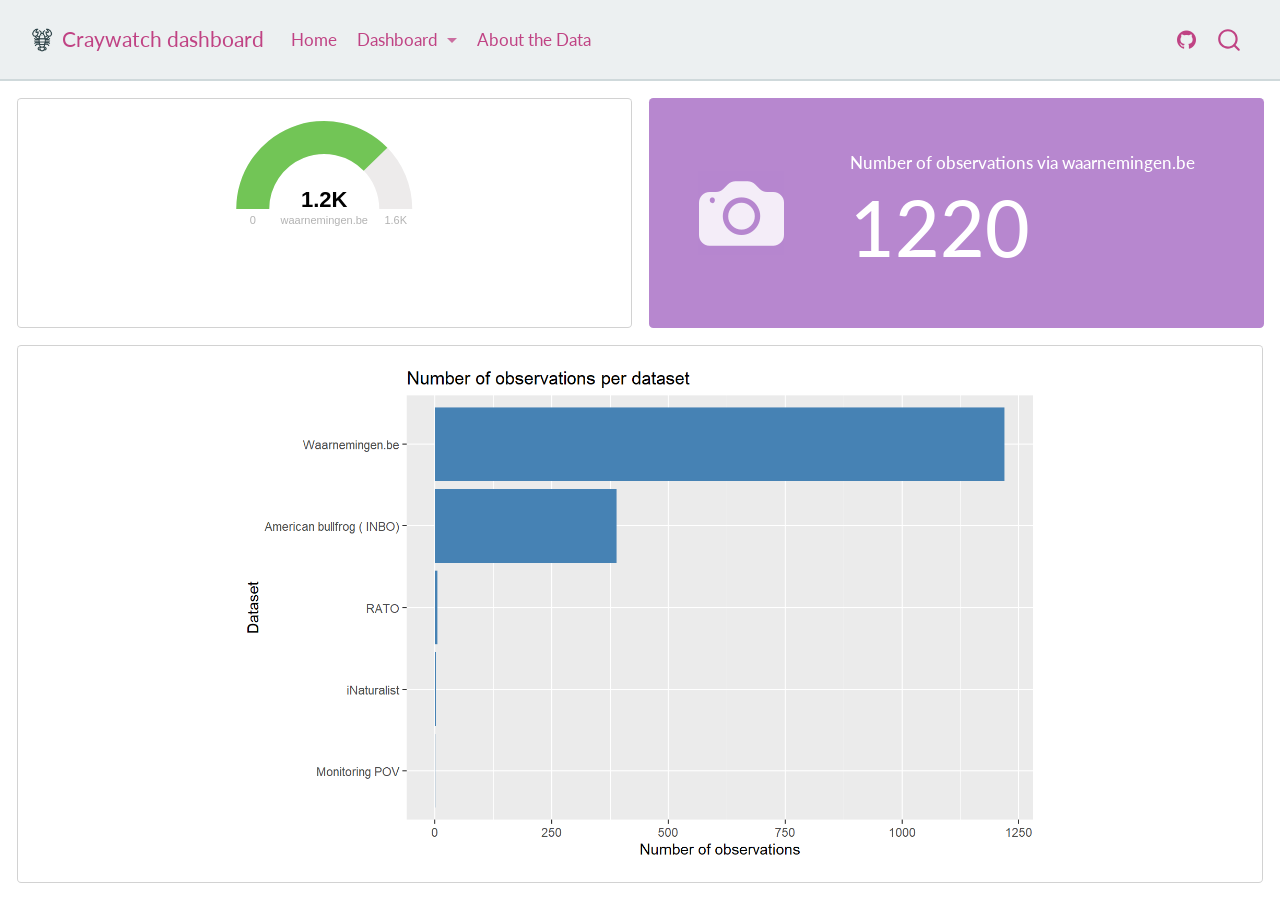
<file: docs/src/dashboard_citizen_science.html>
<!DOCTYPE html>
<html xmlns="http://www.w3.org/1999/xhtml" lang="en" xml:lang="en"><head>

<meta charset="utf-8">
<meta name="generator" content="quarto-1.5.57">

<meta name="viewport" content="width=device-width, initial-scale=1.0, user-scalable=yes">


<title>dashboard_citizen_science – Craywatch dashboard</title>
<style>
code{white-space: pre-wrap;}
span.smallcaps{font-variant: small-caps;}
div.columns{display: flex; gap: min(4vw, 1.5em);}
div.column{flex: auto; overflow-x: auto;}
div.hanging-indent{margin-left: 1.5em; text-indent: -1.5em;}
ul.task-list{list-style: none;}
ul.task-list li input[type="checkbox"] {
  width: 0.8em;
  margin: 0 0.8em 0.2em -1em; /* quarto-specific, see https://github.com/quarto-dev/quarto-cli/issues/4556 */ 
  vertical-align: middle;
}
</style>


<script src="../site_libs/quarto-nav/quarto-nav.js"></script>
<script src="../site_libs/quarto-nav/headroom.min.js"></script>
<script src="../site_libs/clipboard/clipboard.min.js"></script>
<script src="../site_libs/quarto-search/autocomplete.umd.js"></script>
<script src="../site_libs/quarto-search/fuse.min.js"></script>
<script src="../site_libs/quarto-search/quarto-search.js"></script>
<meta name="quarto:offset" content="../">
<link href="../images/assets/craywatch_logo.png" rel="icon" type="image/png">
<script src="../site_libs/quarto-html/quarto.js"></script>
<script src="../site_libs/quarto-html/popper.min.js"></script>
<script src="../site_libs/quarto-html/tippy.umd.min.js"></script>
<script src="../site_libs/quarto-html/anchor.min.js"></script>
<link href="../site_libs/quarto-html/tippy.css" rel="stylesheet">
<link href="../site_libs/quarto-html/quarto-syntax-highlighting.css" rel="stylesheet" id="quarto-text-highlighting-styles">
<script src="../site_libs/bootstrap/bootstrap.min.js"></script>
<link href="../site_libs/bootstrap/bootstrap-icons.css" rel="stylesheet">
<link href="../site_libs/bootstrap/bootstrap.min.css" rel="stylesheet" id="quarto-bootstrap" data-mode="light">
<script src="../site_libs/quarto-dashboard/quarto-dashboard.js"></script>
<script src="../site_libs/quarto-dashboard/stickythead.js"></script>
<script src="../site_libs/quarto-dashboard/datatables.min.js" kdttablesentinel="true"></script>
<script src="../site_libs/quarto-dashboard/pdfmake.min.js" kdttablesentinel="true"></script>
<script src="../site_libs/quarto-dashboard/vfs_fonts.js" kdttablesentinel="true"></script>
<script src="../site_libs/quarto-dashboard/web-components.js" type="module"></script>
<script src="../site_libs/quarto-dashboard/components.js"></script>
<link href="../site_libs/quarto-dashboard/datatables.min.css" rel="stylesheet" kdttablesentinel="true">
<script id="quarto-search-options" type="application/json">{
  "location": "navbar",
  "copy-button": false,
  "collapse-after": 3,
  "panel-placement": "end",
  "type": "overlay",
  "limit": 50,
  "keyboard-shortcut": [
    "f",
    "/",
    "s"
  ],
  "show-item-context": false,
  "language": {
    "search-no-results-text": "No results",
    "search-matching-documents-text": "matching documents",
    "search-copy-link-title": "Copy link to search",
    "search-hide-matches-text": "Hide additional matches",
    "search-more-match-text": "more match in this document",
    "search-more-matches-text": "more matches in this document",
    "search-clear-button-title": "Clear",
    "search-text-placeholder": "",
    "search-detached-cancel-button-title": "Cancel",
    "search-submit-button-title": "Submit",
    "search-label": "Search"
  }
}</script>
<link href="../site_libs/htmltools-fill-0.5.8.1/fill.css" rel="stylesheet">

<script src="../site_libs/htmlwidgets-1.6.4/htmlwidgets.js"></script>

<script src="../site_libs/raphael-2.1.4/raphael-2.1.4.min.js"></script>

<link href="../site_libs/justgage-1.2.2.1/justgage.css" rel="stylesheet">

<script src="../site_libs/justgage-1.2.2.1/justgage.js"></script>

<script src="../site_libs/gauge-binding-0.6.2/gauge.js"></script>

<script src="../site_libs/jquery-3.6.0/jquery-3.6.0.min.js"></script>



</head>

<body class="quarto-dashboard nav-fixed dashboard-fill fullcontent">


<div id="quarto-search-results"></div>
  <header id="quarto-header" class="headroom fixed-top">
    <nav class="navbar navbar-expand-lg " data-bs-theme="dark">
      <div class="navbar-container container-fluid">
      <div class="navbar-brand-container mx-auto">
    <a href="../index.html" class="navbar-brand navbar-brand-logo">
    <img src="../images/assets/craywatch_logo.png" alt="" class="navbar-logo">
    </a>
    <a class="navbar-brand" href="../index.html">
    <span class="navbar-title">Craywatch dashboard</span>
    </a>
  </div>
            <div id="quarto-search" class="" title="Search"></div>
          <button class="navbar-toggler" type="button" data-bs-toggle="collapse" data-bs-target="#navbarCollapse" aria-controls="navbarCollapse" role="menu" aria-expanded="false" aria-label="Toggle navigation" onclick="if (window.quartoToggleHeadroom) { window.quartoToggleHeadroom(); }">
  <span class="navbar-toggler-icon"></span>
</button>
          <div class="collapse navbar-collapse" id="navbarCollapse">
            <ul class="navbar-nav navbar-nav-scroll me-auto">
  <li class="nav-item">
    <a class="nav-link" href="../index.html"> 
<span class="menu-text">Home</span></a>
  </li>  
  <li class="nav-item dropdown ">
    <a class="nav-link dropdown-toggle" href="#" id="nav-menu-dashboard" role="link" data-bs-toggle="dropdown" aria-expanded="false">
 <span class="menu-text">Dashboard</span>
    </a>
    <ul class="dropdown-menu" aria-labelledby="nav-menu-dashboard">    
        <li>
    <a class="dropdown-item" href="../src/dashboard_citizen_science.html">
 <span class="dropdown-text">Citizence science contribution</span></a>
  </li>  
        <li>
    <a class="dropdown-item" href="../src/dashboard_taxonomic_and_temporal_distribution.html">
 <span class="dropdown-text">Taxonomic and temporal distribution</span></a>
  </li>  
        <li>
    <a class="dropdown-item" href="../src/dashbaord_explore_the_data.html">
 <span class="dropdown-text">Explore the Data</span></a>
  </li>  
    </ul>
  </li>
  <li class="nav-item">
    <a class="nav-link" href="../src/about_the_data.html"> 
<span class="menu-text">About the Data</span></a>
  </li>  
</ul>
            <ul class="navbar-nav navbar-nav-scroll ms-auto">
  <li class="nav-item compact">
    <a class="nav-link" href="https://damianooldoni.github.io/qmd_dashboard/"> <i class="bi bi-github" role="img" aria-label="GitHub Repository">
</i> 
<span class="menu-text"></span></a>
  </li>  
</ul>
          </div> <!-- /navcollapse -->
            <div class="quarto-navbar-tools">
</div>
      </div> <!-- /container-fluid -->
    </nav>
<header id="quarto-dashboard-header">
<nav class="navbar navbar-expand-md slim" data-bs-theme="dark">
  <div class="navbar-container container-fluid">
    <button class="navbar-toggler hidden" type="button" data-bs-toggle="collapse" data-bs-target="#dashboard-collapse" aria-controls="dashboard-collapse" aria-expanded="false" aria-label="Toggle navigation">
      <span class="navbar-toggler-icon"></span>
    </button>    


</div></nav>
</header></header>
<!-- content -->
<div id="quarto-content" class="quarto-container page-layout-custom page-navbar quarto-dashboard-content bslib-gap-spacing html-fill-container bslib-page-fill">
<!-- sidebar -->
<!-- margin-sidebar -->
<!-- main -->

<div class="bslib-grid-item html-fill-item bslib-grid" data-layout="fill" style="display: grid; grid-template-rows: minmax(3em, 30fr) minmax(3em, 70fr); grid-auto-columns: minmax(0, 1fr);">
<div class="bslib-grid" style="display: grid; grid-template-columns: minmax(3em, 1fr) minmax(3em, 1fr);
grid-auto-rows: minmax(0, 1fr);">
<div class="bslib-grid" style="display: grid; grid-template-rows: minmax(3em, 1fr); grid-auto-columns: minmax(0, 1fr);">
<div class="card cell bslib-card html-fill-container" data-bslib-card-init="" data-require-bs-caller="card()" data-full-screen="false">
<div class="card-body html-fill-item html-fill-container">
<div class="cell-output-display html-fill-item html-fill-container">
<div class="gauge html-widget html-fill-item html-fill-container" id="htmlwidget-b687049a82755934fd95" style="width:100%;height:406px;"></div>
<script type="application/json" data-for="htmlwidget-b687049a82755934fd95">{"x":{"value":1220,"min":0,"max":1617,"customSectors":{"percents":false,"ranges":[{"lo":0,"hi":1617,"color":"rgba(63, 182, 24, 0.7)"}]},"symbol":null,"label":"waarnemingen.be","humanFriendly":true,"humanFriendlyDecimal":1,"href":null},"evals":[],"jsHooks":[]}</script>
</div>
</div>
<bslib-tooltip placement="auto" bsoptions="[]" data-require-bs-version="5" data-require-bs-caller="tooltip()">
    <template>Expand</template>
    <span class="bslib-full-screen-enter badge rounded-pill">
        <svg xmlns="http://www.w3.org/2000/svg" viewbox="0 0 24 24" style="height:1em;width:1em;" aria-hidden="true" role="img"><path d="M20 5C20 4.4 19.6 4 19 4H13C12.4 4 12 3.6 12 3C12 2.4 12.4 2 13 2H21C21.6 2 22 2.4 22 3V11C22 11.6 21.6 12 21 12C20.4 12 20 11.6 20 11V5ZM4 19C4 19.6 4.4 20 5 20H11C11.6 20 12 20.4 12 21C12 21.6 11.6 22 11 22H3C2.4 22 2 21.6 2 21V13C2 12.4 2.4 12 3 12C3.6 12 4 12.4 4 13V19Z"></path></svg>
    </span>
</bslib-tooltip><script data-bslib-card-init="">bslib.Card.initializeAllCards();</script></div>
</div><div class="bslib-grid" style="display: grid; grid-template-rows: minmax(3em, 1fr); grid-auto-columns: minmax(0, 1fr);">
<div class="card valuebox cell bslib-card html-fill-container bslib-value-box bg-info showcase-left-center" data-bslib-card-init="" data-require-bs-caller="card()">
<div class="card-body html-fill-item html-fill-container">
<div data-icon="camera-fill" class="html-fill-item html-fill-container value-box-grid">
<div class="value-box-showcase html-fill-item html-fill-container">

<i class="bi bi-camera-fill"></i></div>
<div class="value-box-area">
<p class="value-box-title">
Number of observations via waarnemingen.be
</p>
<p class="value-box-value">
1220
</p>
</div>
</div>
</div>
<script data-bslib-card-init="">bslib.Card.initializeAllCards();</script></div>
</div>
</div>
<div class="bslib-grid" style="display: grid; grid-template-columns: minmax(3em, 1fr);
grid-auto-rows: minmax(0, 1fr);">
<div class="bslib-grid" style="display: grid; grid-template-rows: minmax(3em, 1fr); grid-auto-columns: minmax(0, 1fr);">
<div class="card cell bslib-card html-fill-container" data-bslib-card-init="" data-require-bs-caller="card()" data-full-screen="false">
<div class="card-body html-fill-item html-fill-container">
<div class="cell-output-display html-fill-item html-fill-container">
<img src="dashboard_citizen_science_files/figure-html/unnamed-chunk-1-1.png" class="img-fluid quarto-dashboard-img-contain">
</div>
</div>
<bslib-tooltip placement="auto" bsoptions="[]" data-require-bs-version="5" data-require-bs-caller="tooltip()">
    <template>Expand</template>
    <span class="bslib-full-screen-enter badge rounded-pill">
        <svg xmlns="http://www.w3.org/2000/svg" viewbox="0 0 24 24" style="height:1em;width:1em;" aria-hidden="true" role="img"><path d="M20 5C20 4.4 19.6 4 19 4H13C12.4 4 12 3.6 12 3C12 2.4 12.4 2 13 2H21C21.6 2 22 2.4 22 3V11C22 11.6 21.6 12 21 12C20.4 12 20 11.6 20 11V5ZM4 19C4 19.6 4.4 20 5 20H11C11.6 20 12 20.4 12 21C12 21.6 11.6 22 11 22H3C2.4 22 2 21.6 2 21V13C2 12.4 2.4 12 3 12C3.6 12 4 12.4 4 13V19Z"></path></svg>
    </span>
</bslib-tooltip><script data-bslib-card-init="">bslib.Card.initializeAllCards();</script></div>


<div id="3ade8a4a-fb1d-4a6c-8409-ac45482d5fc9" class="hidden">

</div>
</div>
</div>
</div>


<script id="quarto-html-after-body" type="application/javascript">
window.document.addEventListener("DOMContentLoaded", function (event) {
  const toggleBodyColorMode = (bsSheetEl) => {
    const mode = bsSheetEl.getAttribute("data-mode");
    const bodyEl = window.document.querySelector("body");
    if (mode === "dark") {
      bodyEl.classList.add("quarto-dark");
      bodyEl.classList.remove("quarto-light");
    } else {
      bodyEl.classList.add("quarto-light");
      bodyEl.classList.remove("quarto-dark");
    }
  }
  const toggleBodyColorPrimary = () => {
    const bsSheetEl = window.document.querySelector("link#quarto-bootstrap");
    if (bsSheetEl) {
      toggleBodyColorMode(bsSheetEl);
    }
  }
  toggleBodyColorPrimary();  
  const icon = "";
  const anchorJS = new window.AnchorJS();
  anchorJS.options = {
    placement: 'right',
    icon: icon
  };
  anchorJS.add('.anchored');
  const isCodeAnnotation = (el) => {
    for (const clz of el.classList) {
      if (clz.startsWith('code-annotation-')) {                     
        return true;
      }
    }
    return false;
  }
  const onCopySuccess = function(e) {
    // button target
    const button = e.trigger;
    // don't keep focus
    button.blur();
    // flash "checked"
    button.classList.add('code-copy-button-checked');
    var currentTitle = button.getAttribute("title");
    button.setAttribute("title", "Copied!");
    let tooltip;
    if (window.bootstrap) {
      button.setAttribute("data-bs-toggle", "tooltip");
      button.setAttribute("data-bs-placement", "left");
      button.setAttribute("data-bs-title", "Copied!");
      tooltip = new bootstrap.Tooltip(button, 
        { trigger: "manual", 
          customClass: "code-copy-button-tooltip",
          offset: [0, -8]});
      tooltip.show();    
    }
    setTimeout(function() {
      if (tooltip) {
        tooltip.hide();
        button.removeAttribute("data-bs-title");
        button.removeAttribute("data-bs-toggle");
        button.removeAttribute("data-bs-placement");
      }
      button.setAttribute("title", currentTitle);
      button.classList.remove('code-copy-button-checked');
    }, 1000);
    // clear code selection
    e.clearSelection();
  }
  const getTextToCopy = function(trigger) {
      const codeEl = trigger.previousElementSibling.cloneNode(true);
      for (const childEl of codeEl.children) {
        if (isCodeAnnotation(childEl)) {
          childEl.remove();
        }
      }
      return codeEl.innerText;
  }
  const clipboard = new window.ClipboardJS('.code-copy-button:not([data-in-quarto-modal])', {
    text: getTextToCopy
  });
  clipboard.on('success', onCopySuccess);
  if (window.document.getElementById('quarto-embedded-source-code-modal')) {
    // For code content inside modals, clipBoardJS needs to be initialized with a container option
    // TODO: Check when it could be a function (https://github.com/zenorocha/clipboard.js/issues/860)
    const clipboardModal = new window.ClipboardJS('.code-copy-button[data-in-quarto-modal]', {
      text: getTextToCopy,
      container: window.document.getElementById('quarto-embedded-source-code-modal')
    });
    clipboardModal.on('success', onCopySuccess);
  }
    var localhostRegex = new RegExp(/^(?:http|https):\/\/localhost\:?[0-9]*\//);
    var mailtoRegex = new RegExp(/^mailto:/);
      var filterRegex = new RegExp('/' + window.location.host + '/');
    var isInternal = (href) => {
        return filterRegex.test(href) || localhostRegex.test(href) || mailtoRegex.test(href);
    }
    // Inspect non-navigation links and adorn them if external
 	var links = window.document.querySelectorAll('a[href]:not(.nav-link):not(.navbar-brand):not(.toc-action):not(.sidebar-link):not(.sidebar-item-toggle):not(.pagination-link):not(.no-external):not([aria-hidden]):not(.dropdown-item):not(.quarto-navigation-tool):not(.about-link)');
    for (var i=0; i<links.length; i++) {
      const link = links[i];
      if (!isInternal(link.href)) {
        // undo the damage that might have been done by quarto-nav.js in the case of
        // links that we want to consider external
        if (link.dataset.originalHref !== undefined) {
          link.href = link.dataset.originalHref;
        }
      }
    }
  function tippyHover(el, contentFn, onTriggerFn, onUntriggerFn) {
    const config = {
      allowHTML: true,
      maxWidth: 500,
      delay: 100,
      arrow: false,
      appendTo: function(el) {
          return el.parentElement;
      },
      interactive: true,
      interactiveBorder: 10,
      theme: 'quarto',
      placement: 'bottom-start',
    };
    if (contentFn) {
      config.content = contentFn;
    }
    if (onTriggerFn) {
      config.onTrigger = onTriggerFn;
    }
    if (onUntriggerFn) {
      config.onUntrigger = onUntriggerFn;
    }
    window.tippy(el, config); 
  }
  const noterefs = window.document.querySelectorAll('a[role="doc-noteref"]');
  for (var i=0; i<noterefs.length; i++) {
    const ref = noterefs[i];
    tippyHover(ref, function() {
      // use id or data attribute instead here
      let href = ref.getAttribute('data-footnote-href') || ref.getAttribute('href');
      try { href = new URL(href).hash; } catch {}
      const id = href.replace(/^#\/?/, "");
      const note = window.document.getElementById(id);
      if (note) {
        return note.innerHTML;
      } else {
        return "";
      }
    });
  }
  const xrefs = window.document.querySelectorAll('a.quarto-xref');
  const processXRef = (id, note) => {
    // Strip column container classes
    const stripColumnClz = (el) => {
      el.classList.remove("page-full", "page-columns");
      if (el.children) {
        for (const child of el.children) {
          stripColumnClz(child);
        }
      }
    }
    stripColumnClz(note)
    if (id === null || id.startsWith('sec-')) {
      // Special case sections, only their first couple elements
      const container = document.createElement("div");
      if (note.children && note.children.length > 2) {
        container.appendChild(note.children[0].cloneNode(true));
        for (let i = 1; i < note.children.length; i++) {
          const child = note.children[i];
          if (child.tagName === "P" && child.innerText === "") {
            continue;
          } else {
            container.appendChild(child.cloneNode(true));
            break;
          }
        }
        if (window.Quarto?.typesetMath) {
          window.Quarto.typesetMath(container);
        }
        return container.innerHTML
      } else {
        if (window.Quarto?.typesetMath) {
          window.Quarto.typesetMath(note);
        }
        return note.innerHTML;
      }
    } else {
      // Remove any anchor links if they are present
      const anchorLink = note.querySelector('a.anchorjs-link');
      if (anchorLink) {
        anchorLink.remove();
      }
      if (window.Quarto?.typesetMath) {
        window.Quarto.typesetMath(note);
      }
      // TODO in 1.5, we should make sure this works without a callout special case
      if (note.classList.contains("callout")) {
        return note.outerHTML;
      } else {
        return note.innerHTML;
      }
    }
  }
  for (var i=0; i<xrefs.length; i++) {
    const xref = xrefs[i];
    tippyHover(xref, undefined, function(instance) {
      instance.disable();
      let url = xref.getAttribute('href');
      let hash = undefined; 
      if (url.startsWith('#')) {
        hash = url;
      } else {
        try { hash = new URL(url).hash; } catch {}
      }
      if (hash) {
        const id = hash.replace(/^#\/?/, "");
        const note = window.document.getElementById(id);
        if (note !== null) {
          try {
            const html = processXRef(id, note.cloneNode(true));
            instance.setContent(html);
          } finally {
            instance.enable();
            instance.show();
          }
        } else {
          // See if we can fetch this
          fetch(url.split('#')[0])
          .then(res => res.text())
          .then(html => {
            const parser = new DOMParser();
            const htmlDoc = parser.parseFromString(html, "text/html");
            const note = htmlDoc.getElementById(id);
            if (note !== null) {
              const html = processXRef(id, note);
              instance.setContent(html);
            } 
          }).finally(() => {
            instance.enable();
            instance.show();
          });
        }
      } else {
        // See if we can fetch a full url (with no hash to target)
        // This is a special case and we should probably do some content thinning / targeting
        fetch(url)
        .then(res => res.text())
        .then(html => {
          const parser = new DOMParser();
          const htmlDoc = parser.parseFromString(html, "text/html");
          const note = htmlDoc.querySelector('main.content');
          if (note !== null) {
            // This should only happen for chapter cross references
            // (since there is no id in the URL)
            // remove the first header
            if (note.children.length > 0 && note.children[0].tagName === "HEADER") {
              note.children[0].remove();
            }
            const html = processXRef(null, note);
            instance.setContent(html);
          } 
        }).finally(() => {
          instance.enable();
          instance.show();
        });
      }
    }, function(instance) {
    });
  }
      let selectedAnnoteEl;
      const selectorForAnnotation = ( cell, annotation) => {
        let cellAttr = 'data-code-cell="' + cell + '"';
        let lineAttr = 'data-code-annotation="' +  annotation + '"';
        const selector = 'span[' + cellAttr + '][' + lineAttr + ']';
        return selector;
      }
      const selectCodeLines = (annoteEl) => {
        const doc = window.document;
        const targetCell = annoteEl.getAttribute("data-target-cell");
        const targetAnnotation = annoteEl.getAttribute("data-target-annotation");
        const annoteSpan = window.document.querySelector(selectorForAnnotation(targetCell, targetAnnotation));
        const lines = annoteSpan.getAttribute("data-code-lines").split(",");
        const lineIds = lines.map((line) => {
          return targetCell + "-" + line;
        })
        let top = null;
        let height = null;
        let parent = null;
        if (lineIds.length > 0) {
            //compute the position of the single el (top and bottom and make a div)
            const el = window.document.getElementById(lineIds[0]);
            top = el.offsetTop;
            height = el.offsetHeight;
            parent = el.parentElement.parentElement;
          if (lineIds.length > 1) {
            const lastEl = window.document.getElementById(lineIds[lineIds.length - 1]);
            const bottom = lastEl.offsetTop + lastEl.offsetHeight;
            height = bottom - top;
          }
          if (top !== null && height !== null && parent !== null) {
            // cook up a div (if necessary) and position it 
            let div = window.document.getElementById("code-annotation-line-highlight");
            if (div === null) {
              div = window.document.createElement("div");
              div.setAttribute("id", "code-annotation-line-highlight");
              div.style.position = 'absolute';
              parent.appendChild(div);
            }
            div.style.top = top - 2 + "px";
            div.style.height = height + 4 + "px";
            div.style.left = 0;
            let gutterDiv = window.document.getElementById("code-annotation-line-highlight-gutter");
            if (gutterDiv === null) {
              gutterDiv = window.document.createElement("div");
              gutterDiv.setAttribute("id", "code-annotation-line-highlight-gutter");
              gutterDiv.style.position = 'absolute';
              const codeCell = window.document.getElementById(targetCell);
              const gutter = codeCell.querySelector('.code-annotation-gutter');
              gutter.appendChild(gutterDiv);
            }
            gutterDiv.style.top = top - 2 + "px";
            gutterDiv.style.height = height + 4 + "px";
          }
          selectedAnnoteEl = annoteEl;
        }
      };
      const unselectCodeLines = () => {
        const elementsIds = ["code-annotation-line-highlight", "code-annotation-line-highlight-gutter"];
        elementsIds.forEach((elId) => {
          const div = window.document.getElementById(elId);
          if (div) {
            div.remove();
          }
        });
        selectedAnnoteEl = undefined;
      };
        // Handle positioning of the toggle
    window.addEventListener(
      "resize",
      throttle(() => {
        elRect = undefined;
        if (selectedAnnoteEl) {
          selectCodeLines(selectedAnnoteEl);
        }
      }, 10)
    );
    function throttle(fn, ms) {
    let throttle = false;
    let timer;
      return (...args) => {
        if(!throttle) { // first call gets through
            fn.apply(this, args);
            throttle = true;
        } else { // all the others get throttled
            if(timer) clearTimeout(timer); // cancel #2
            timer = setTimeout(() => {
              fn.apply(this, args);
              timer = throttle = false;
            }, ms);
        }
      };
    }
      // Attach click handler to the DT
      const annoteDls = window.document.querySelectorAll('dt[data-target-cell]');
      for (const annoteDlNode of annoteDls) {
        annoteDlNode.addEventListener('click', (event) => {
          const clickedEl = event.target;
          if (clickedEl !== selectedAnnoteEl) {
            unselectCodeLines();
            const activeEl = window.document.querySelector('dt[data-target-cell].code-annotation-active');
            if (activeEl) {
              activeEl.classList.remove('code-annotation-active');
            }
            selectCodeLines(clickedEl);
            clickedEl.classList.add('code-annotation-active');
          } else {
            // Unselect the line
            unselectCodeLines();
            clickedEl.classList.remove('code-annotation-active');
          }
        });
      }
  const findCites = (el) => {
    const parentEl = el.parentElement;
    if (parentEl) {
      const cites = parentEl.dataset.cites;
      if (cites) {
        return {
          el,
          cites: cites.split(' ')
        };
      } else {
        return findCites(el.parentElement)
      }
    } else {
      return undefined;
    }
  };
  var bibliorefs = window.document.querySelectorAll('a[role="doc-biblioref"]');
  for (var i=0; i<bibliorefs.length; i++) {
    const ref = bibliorefs[i];
    const citeInfo = findCites(ref);
    if (citeInfo) {
      tippyHover(citeInfo.el, function() {
        var popup = window.document.createElement('div');
        citeInfo.cites.forEach(function(cite) {
          var citeDiv = window.document.createElement('div');
          citeDiv.classList.add('hanging-indent');
          citeDiv.classList.add('csl-entry');
          var biblioDiv = window.document.getElementById('ref-' + cite);
          if (biblioDiv) {
            citeDiv.innerHTML = biblioDiv.innerHTML;
          }
          popup.appendChild(citeDiv);
        });
        return popup.innerHTML;
      });
    }
  }
});
</script>
</div> <!-- /content -->

<script type="application/javascript">
window.document.addEventListener("DOMContentLoaded", function (_event) {
  if (window.bslib.Card) {
    window.bslib.Card.initializeAllCards();
  }
}); 
</script>
  



</body></html>
</file>
<file: docs/site_libs/quarto-html/tippy.css>
.tippy-box[data-animation=fade][data-state=hidden]{opacity:0}[data-tippy-root]{max-width:calc(100vw - 10px)}.tippy-box{position:relative;background-color:#333;color:#fff;border-radius:4px;font-size:14px;line-height:1.4;white-space:normal;outline:0;transition-property:transform,visibility,opacity}.tippy-box[data-placement^=top]>.tippy-arrow{bottom:0}.tippy-box[data-placement^=top]>.tippy-arrow:before{bottom:-7px;left:0;border-width:8px 8px 0;border-top-color:initial;transform-origin:center top}.tippy-box[data-placement^=bottom]>.tippy-arrow{top:0}.tippy-box[data-placement^=bottom]>.tippy-arrow:before{top:-7px;left:0;border-width:0 8px 8px;border-bottom-color:initial;transform-origin:center bottom}.tippy-box[data-placement^=left]>.tippy-arrow{right:0}.tippy-box[data-placement^=left]>.tippy-arrow:before{border-width:8px 0 8px 8px;border-left-color:initial;right:-7px;transform-origin:center left}.tippy-box[data-placement^=right]>.tippy-arrow{left:0}.tippy-box[data-placement^=right]>.tippy-arrow:before{left:-7px;border-width:8px 8px 8px 0;border-right-color:initial;transform-origin:center right}.tippy-box[data-inertia][data-state=visible]{transition-timing-function:cubic-bezier(.54,1.5,.38,1.11)}.tippy-arrow{width:16px;height:16px;color:#333}.tippy-arrow:before{content:"";position:absolute;border-color:transparent;border-style:solid}.tippy-content{position:relative;padding:5px 9px;z-index:1}
</file>
<file: docs/site_libs/quarto-html/quarto-syntax-highlighting.css>
/* quarto syntax highlight colors */
:root {
  --quarto-hl-ot-color: #003B4F;
  --quarto-hl-at-color: #657422;
  --quarto-hl-ss-color: #20794D;
  --quarto-hl-an-color: #5E5E5E;
  --quarto-hl-fu-color: #4758AB;
  --quarto-hl-st-color: #20794D;
  --quarto-hl-cf-color: #003B4F;
  --quarto-hl-op-color: #5E5E5E;
  --quarto-hl-er-color: #AD0000;
  --quarto-hl-bn-color: #AD0000;
  --quarto-hl-al-color: #AD0000;
  --quarto-hl-va-color: #111111;
  --quarto-hl-bu-color: inherit;
  --quarto-hl-ex-color: inherit;
  --quarto-hl-pp-color: #AD0000;
  --quarto-hl-in-color: #5E5E5E;
  --quarto-hl-vs-color: #20794D;
  --quarto-hl-wa-color: #5E5E5E;
  --quarto-hl-do-color: #5E5E5E;
  --quarto-hl-im-color: #00769E;
  --quarto-hl-ch-color: #20794D;
  --quarto-hl-dt-color: #AD0000;
  --quarto-hl-fl-color: #AD0000;
  --quarto-hl-co-color: #5E5E5E;
  --quarto-hl-cv-color: #5E5E5E;
  --quarto-hl-cn-color: #8f5902;
  --quarto-hl-sc-color: #5E5E5E;
  --quarto-hl-dv-color: #AD0000;
  --quarto-hl-kw-color: #003B4F;
}

/* other quarto variables */
:root {
  --quarto-font-monospace: SFMono-Regular, Menlo, Monaco, Consolas, "Liberation Mono", "Courier New", monospace;
}

pre > code.sourceCode > span {
  color: #003B4F;
}

code span {
  color: #003B4F;
}

code.sourceCode > span {
  color: #003B4F;
}

div.sourceCode,
div.sourceCode pre.sourceCode {
  color: #003B4F;
}

code span.ot {
  color: #003B4F;
  font-style: inherit;
}

code span.at {
  color: #657422;
  font-style: inherit;
}

code span.ss {
  color: #20794D;
  font-style: inherit;
}

code span.an {
  color: #5E5E5E;
  font-style: inherit;
}

code span.fu {
  color: #4758AB;
  font-style: inherit;
}

code span.st {
  color: #20794D;
  font-style: inherit;
}

code span.cf {
  color: #003B4F;
  font-weight: bold;
  font-style: inherit;
}

code span.op {
  color: #5E5E5E;
  font-style: inherit;
}

code span.er {
  color: #AD0000;
  font-style: inherit;
}

code span.bn {
  color: #AD0000;
  font-style: inherit;
}

code span.al {
  color: #AD0000;
  font-style: inherit;
}

code span.va {
  color: #111111;
  font-style: inherit;
}

code span.bu {
  font-style: inherit;
}

code span.ex {
  font-style: inherit;
}

code span.pp {
  color: #AD0000;
  font-style: inherit;
}

code span.in {
  color: #5E5E5E;
  font-style: inherit;
}

code span.vs {
  color: #20794D;
  font-style: inherit;
}

code span.wa {
  color: #5E5E5E;
  font-style: italic;
}

code span.do {
  color: #5E5E5E;
  font-style: italic;
}

code span.im {
  color: #00769E;
  font-style: inherit;
}

code span.ch {
  color: #20794D;
  font-style: inherit;
}

code span.dt {
  color: #AD0000;
  font-style: inherit;
}

code span.fl {
  color: #AD0000;
  font-style: inherit;
}

code span.co {
  color: #5E5E5E;
  font-style: inherit;
}

code span.cv {
  color: #5E5E5E;
  font-style: italic;
}

code span.cn {
  color: #8f5902;
  font-style: inherit;
}

code span.sc {
  color: #5E5E5E;
  font-style: inherit;
}

code span.dv {
  color: #AD0000;
  font-style: inherit;
}

code span.kw {
  color: #003B4F;
  font-weight: bold;
  font-style: inherit;
}

.prevent-inlining {
  content: "</";
}

/*# sourceMappingURL=debc5d5d77c3f9108843748ff7464032.css.map */
</file>
<file: docs/site_libs/pagedtable-1.1/css/pagedtable.css>
.pagedtable {
  overflow: auto;
  padding-left: 8px;
  padding-right: 8px;
}

.pagedtable-wrapper {
  border: 1px solid #ccc;
  border-radius: 4px;
  margin-bottom: 10px;
}

.pagedtable table {
  width: 100%;
  max-width: 100%;
  margin: 0;
}

.pagedtable th {
  padding: 0 5px 0 5px;
  border: none;
  border-bottom: 2px solid #dddddd;

  min-width: 45px;
}

.pagedtable-empty th {
  display: none;
}

.pagedtable td {
  padding: 0 4px 0 4px;
}

.pagedtable .even {
  background-color: rgba(140, 140, 140, 0.1);
}

.pagedtable-padding-col {
  display: none;
}

.pagedtable a {
  -webkit-touch-callout: none;
  -webkit-user-select: none;
  -khtml-user-select: none;
  -moz-user-select: none;
  -ms-user-select: none;
  user-select: none;
}

.pagedtable-index-nav {
  cursor: pointer;
  padding: 0 5px 0 5px;
  float: right;
  border: 0;
}

.pagedtable-index-nav-disabled {
  cursor: default;
  text-decoration: none;
  color: #999;
}

a.pagedtable-index-nav-disabled:hover {
  text-decoration: none;
  color: #999;
}

.pagedtable-indexes {
  cursor: pointer;
  float: right;
  border: 0;
}

.pagedtable-index-current {
  cursor: default;
  text-decoration: none;
  font-weight: bold;
  color: #333;
  border: 0;
}

a.pagedtable-index-current:hover {
  text-decoration: none;
  font-weight: bold;
  color: #333;
}

.pagedtable-index {
  width: 30px;
  display: inline-block;
  text-align: center;
  border: 0;
}

.pagedtable-index-separator-left {
  display: inline-block;
  color: #333;
  font-size: 9px;
  padding: 0 0 0 0;
  cursor: default;
}

.pagedtable-index-separator-right {
  display: inline-block;
  color: #333;
  font-size: 9px;
  padding: 0 4px 0 0;
  cursor: default;
}

.pagedtable-footer {
  padding-top: 4px;
  padding-bottom: 5px;
}

.pagedtable-not-empty .pagedtable-footer {
  border-top: 2px solid #dddddd;
}

.pagedtable-info {
  overflow: hidden;
  color: #999;
  white-space: nowrap;
  text-overflow: ellipsis;
}

.pagedtable-header-name {
  overflow: hidden;
  text-overflow: ellipsis;
}

.pagedtable-header-type {
  color: #999;
  font-weight: 400;
}

.pagedtable-na-cell {
  font-style: italic;
  opacity: 0.3;
}
</file>
<file: docs/site_libs/htmltools-fill-0.5.8.1/fill.css>
@layer htmltools {
  .html-fill-container {
    display: flex;
    flex-direction: column;
    /* Prevent the container from expanding vertically or horizontally beyond its
    parent's constraints. */
    min-height: 0;
    min-width: 0;
  }
  .html-fill-container > .html-fill-item {
    /* Fill items can grow and shrink freely within
    available vertical space in fillable container */
    flex: 1 1 auto;
    min-height: 0;
    min-width: 0;
  }
  .html-fill-container > :not(.html-fill-item) {
    /* Prevent shrinking or growing of non-fill items */
    flex: 0 0 auto;
  }
}
</file>
<file: docs/site_libs/justgage-1.2.2.1/justgage.css>
.html-widget.gauge {
  height: 160px;
}

.html-widget.gauge svg {
  height: 110px;
  margin-top: 5px;
  margin-bottom: -10px;
  overflow: visible !important;
}
</file>
